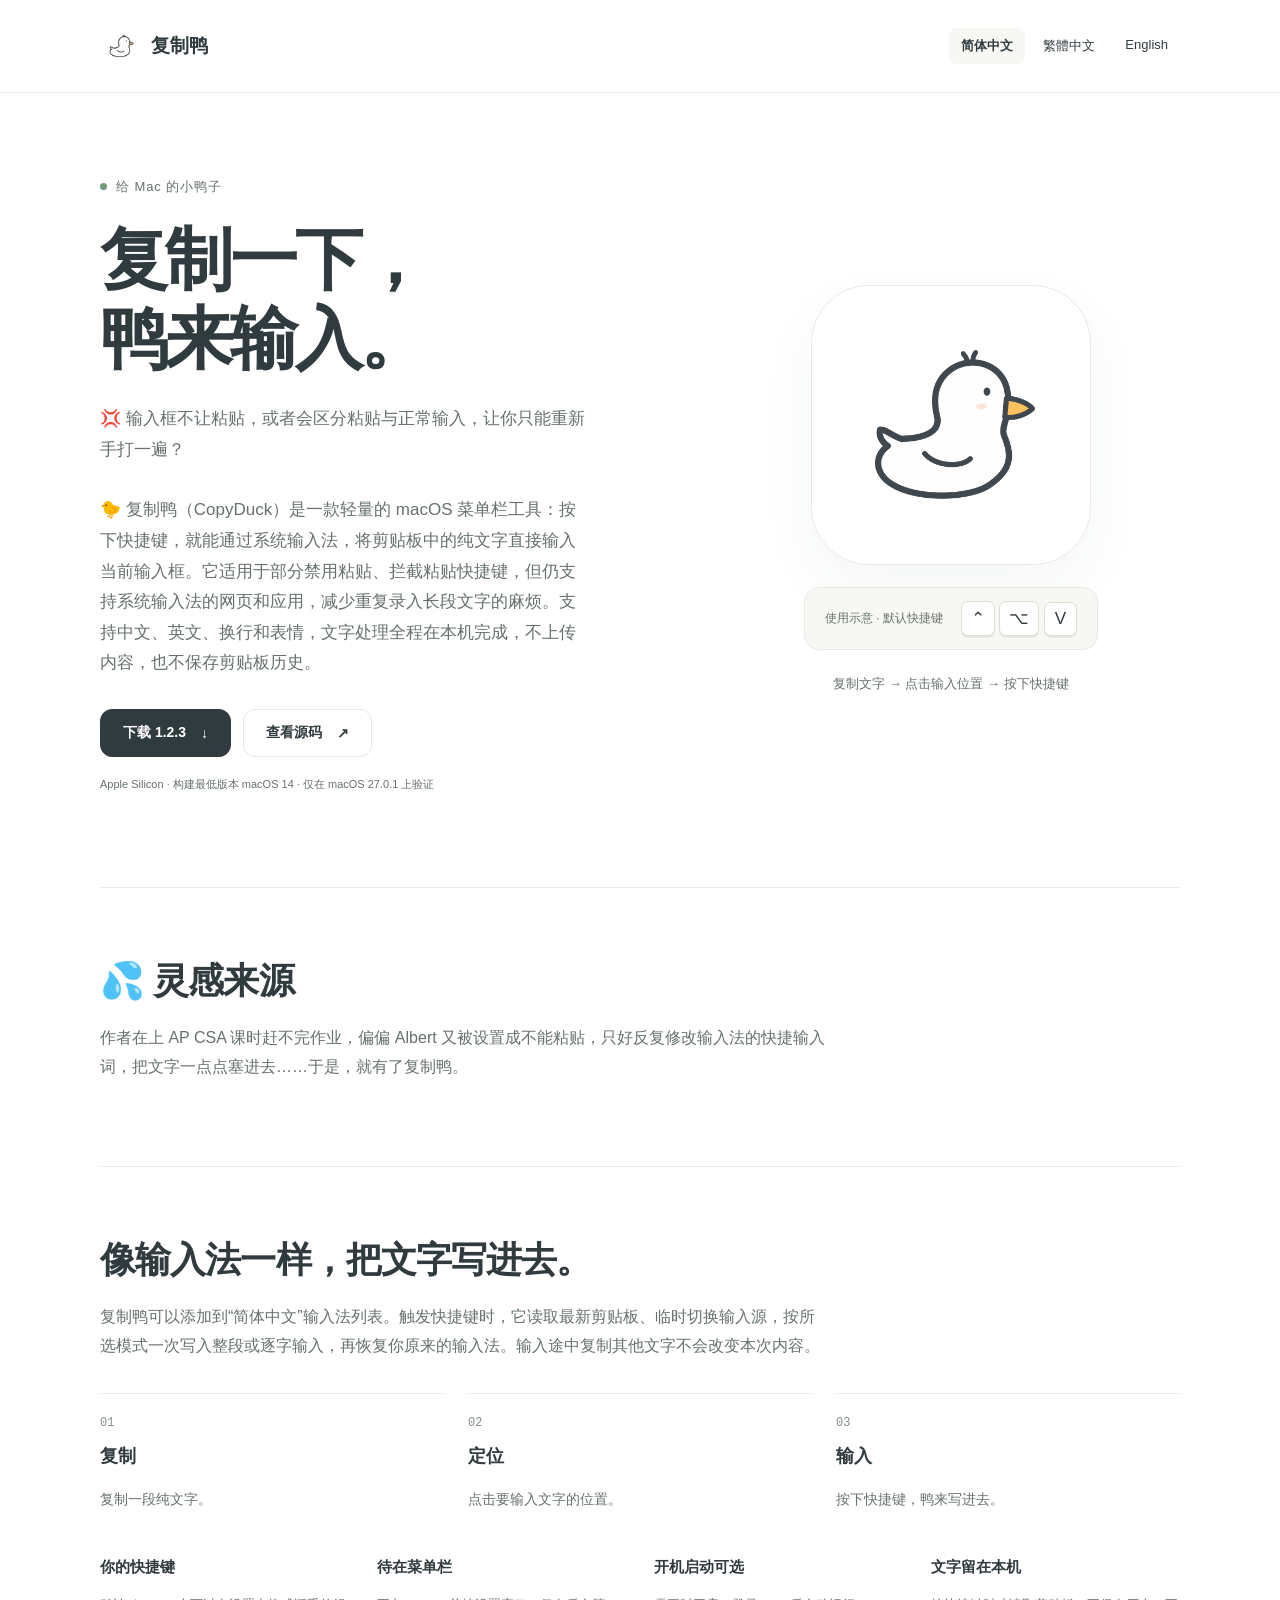
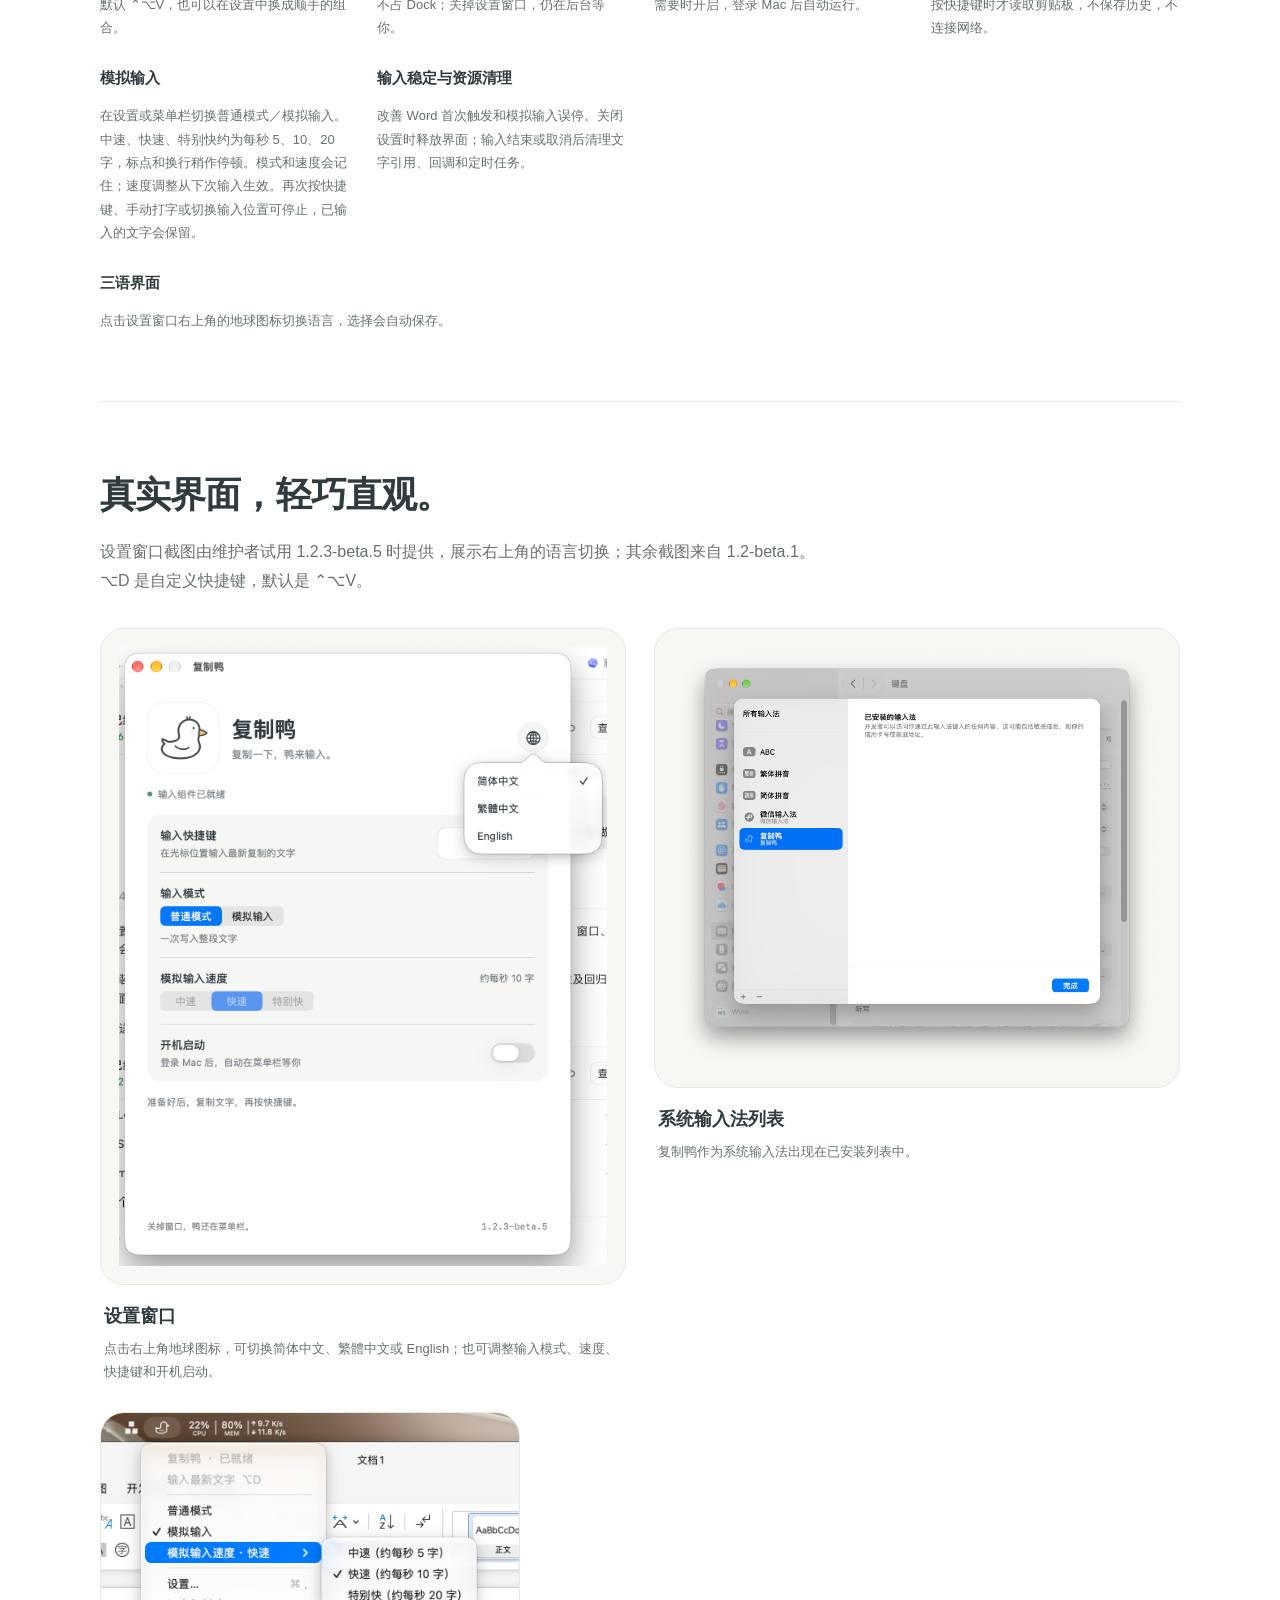
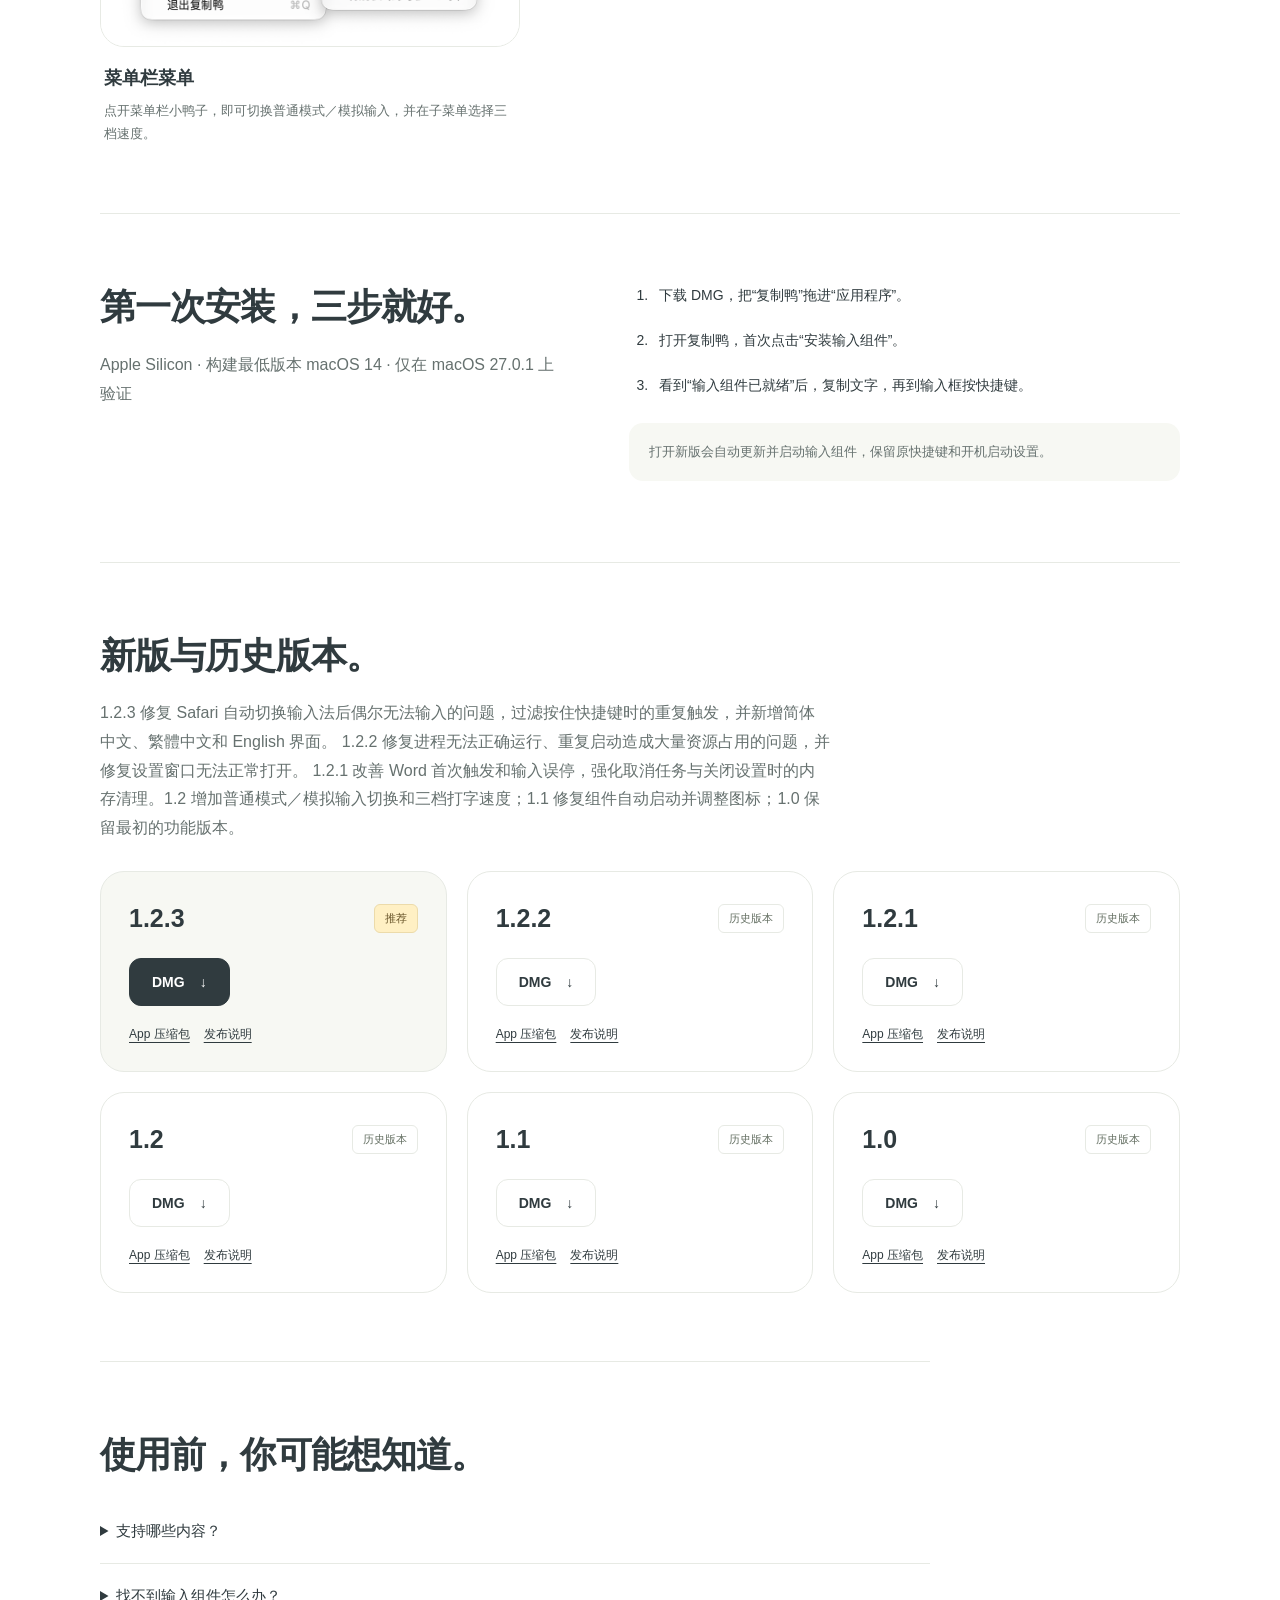
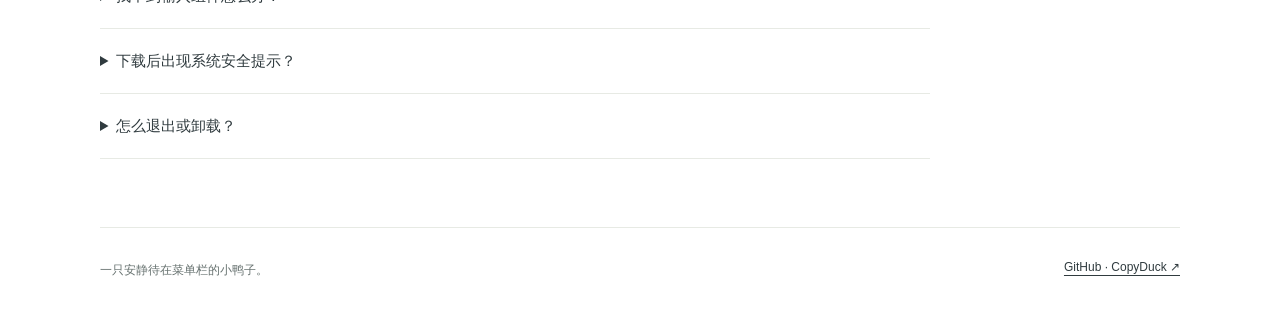
<file: docs/index.html>
<!DOCTYPE html>
<html lang="zh-Hans">
<head><meta charset="utf-8"><meta name="viewport" content="width=device-width, initial-scale=1.0">
<title>复制鸭 · 复制一下，鸭来输入。</title><meta name="description" content="🐤 复制鸭（CopyDuck）是一款轻量的 macOS 菜单栏工具：按下快捷键，就能通过系统输入法，将剪贴板中的纯文字直接输入当前输入框。它适用于部分禁用粘贴、拦截粘贴快捷键，但仍支持系统输入法的网页和应用，减少重复录入长段文字的麻烦。支持中文、英文、换行和表情，文字处理全程在本机完成，不上传内容，也不保存剪贴板历史。">
<meta name="theme-color" content="#ffffff"><meta property="og:title" content="复制鸭"><meta property="og:description" content="🐤 复制鸭（CopyDuck）是一款轻量的 macOS 菜单栏工具：按下快捷键，就能通过系统输入法，将剪贴板中的纯文字直接输入当前输入框。它适用于部分禁用粘贴、拦截粘贴快捷键，但仍支持系统输入法的网页和应用，减少重复录入长段文字的麻烦。支持中文、英文、换行和表情，文字处理全程在本机完成，不上传内容，也不保存剪贴板历史。"><meta property="og:image" content="https://yuanruoyu515.github.io/CopyDuck/assets/duck.png">
<link rel="canonical" href="https://yuanruoyu515.github.io/CopyDuck/index.html"><link rel="alternate" hreflang="zh-Hans" href="https://yuanruoyu515.github.io/CopyDuck/index.html"><link rel="alternate" hreflang="zh-Hant" href="https://yuanruoyu515.github.io/CopyDuck/zh-Hant/index.html"><link rel="alternate" hreflang="en" href="https://yuanruoyu515.github.io/CopyDuck/en/index.html"><link rel="icon" href="assets/favicon.png"><link rel="stylesheet" href="style.css"></head>
<body><a class="skip" href="#main">跳到主要内容</a>
<header><div class="top wrap"><a class="brand" href="index.html"><img src="assets/favicon.png" alt="" width="42" height="42">复制鸭</a><nav class="language" aria-label="选择语言"><a href="index.html" lang="zh-Hans" hreflang="zh-Hans" aria-current="page">简体中文</a><a href="zh-Hant/index.html" lang="zh-Hant" hreflang="zh-Hant">繁體中文</a><a href="en/index.html" lang="en" hreflang="en">English</a></nav></div></header>
<main id="main" class="wrap"><section class="hero"><div><p class="eyebrow">给 Mac 的小鸭子</p><h1>复制一下，<br>鸭来输入。</h1><p class="lead">💢 输入框不让粘贴，或者会区分粘贴与正常输入，让你只能重新手打一遍？</p><p class="lead">🐤 复制鸭（CopyDuck）是一款轻量的 macOS 菜单栏工具：按下快捷键，就能通过系统输入法，将剪贴板中的纯文字直接输入当前输入框。它适用于部分禁用粘贴、拦截粘贴快捷键，但仍支持系统输入法的网页和应用，减少重复录入长段文字的麻烦。支持中文、英文、换行和表情，文字处理全程在本机完成，不上传内容，也不保存剪贴板历史。</p><div class="actions"><a class="button primary" href="https://github.com/yuanruoyu515/CopyDuck/releases/download/v1.2.3/CopyDuck-1.2.3-arm64.dmg">下载 1.2.3 <span aria-hidden="true">↓</span></a><a class="button" href="https://github.com/yuanruoyu515/CopyDuck">查看源码 <span aria-hidden="true">↗</span></a></div><p class="compatibility">Apple Silicon · 构建最低版本 macOS 14 · 仅在 macOS 27.0.1 上验证</p></div>
<div class="duck-stage"><div class="duck-card"><img src="assets/duck.png" alt="" width="512" height="512" fetchpriority="high"></div><div class="shortcut"><span>使用示意 · 默认快捷键</span><div aria-label="Control Option V"><kbd>⌃</kbd> <kbd>⌥</kbd> <kbd>V</kbd></div></div><p class="example-text">复制文字 → 点击输入位置 → 按下快捷键</p></div></section>
<section class="section"><div class="intro"><h2>💦 灵感来源</h2><p>作者在上 AP CSA 课时赶不完作业，偏偏 Albert 又被设置成不能粘贴，只好反复修改输入法的快捷输入词，把文字一点点塞进去……于是，就有了复制鸭。</p></div></section>
<section class="section"><div class="intro"><h2>像输入法一样，把文字写进去。</h2><p>复制鸭可以添加到“简体中文”输入法列表。触发快捷键时，它读取最新剪贴板、临时切换输入源，按所选模式一次写入整段或逐字输入，再恢复你原来的输入法。输入途中复制其他文字不会改变本次内容。</p></div><ol class="flow"><li><span class="number">01</span><h3>复制</h3><p>复制一段纯文字。</p></li><li><span class="number">02</span><h3>定位</h3><p>点击要输入文字的位置。</p></li><li><span class="number">03</span><h3>输入</h3><p>按下快捷键，鸭来写进去。</p></li></ol><div class="features"><article><h3>你的快捷键</h3><p>默认 ⌃⌥V，也可以在设置中换成顺手的组合。</p></article><article><h3>待在菜单栏</h3><p>不占 Dock；关掉设置窗口，仍在后台等你。</p></article><article><h3>开机启动可选</h3><p>需要时开启，登录 Mac 后自动运行。</p></article><article><h3>文字留在本机</h3><p>按快捷键时才读取剪贴板，不保存历史，不连接网络。</p></article><article><h3>模拟输入</h3><p>在设置或菜单栏切换普通模式／模拟输入。中速、快速、特别快约为每秒 5、10、20 字，标点和换行稍作停顿。模式和速度会记住；速度调整从下次输入生效。再次按快捷键、手动打字或切换输入位置可停止，已输入的文字会保留。</p></article><article><h3>输入稳定与资源清理</h3><p>改善 Word 首次触发和模拟输入误停。关闭设置时释放界面；输入结束或取消后清理文字引用、回调和定时任务。</p></article><article><h3>三语界面</h3><p>点击设置窗口右上角的地球图标切换语言，选择会自动保存。</p></article></div></section>
<section class="section screenshots"><h2>真实界面，轻巧直观。</h2><p class="intro">设置窗口截图由维护者试用 1.2.3-beta.5 时提供，展示右上角的语言切换；其余截图来自 1.2-beta.1。⌥D 是自定义快捷键，默认是 ⌃⌥V。</p><div class="screenshot-grid"><figure class="screenshot"><a href="assets/settings.png"><img src="assets/settings.png" alt="设置窗口" width="1204" height="1528" loading="lazy"></a><figcaption><h3>设置窗口</h3><p>点击右上角地球图标，可切换简体中文、繁體中文或 English；也可调整输入模式、速度、快捷键和开机启动。</p></figcaption></figure><figure class="screenshot"><a href="assets/input-sources.png"><img src="assets/input-sources.png" alt="系统输入法列表" width="1704" height="1474" loading="lazy"></a><figcaption><h3>系统输入法列表</h3><p>复制鸭作为系统输入法出现在已安装列表中。</p></figcaption></figure><figure class="screenshot"><a href="assets/menu-bar.png"><img src="assets/menu-bar.png" alt="菜单栏菜单" width="948" height="528" loading="lazy"></a><figcaption><h3>菜单栏菜单</h3><p>点开菜单栏小鸭子，即可切换普通模式／模拟输入，并在子菜单选择三档速度。</p></figcaption></figure></div></section>
<section class="section install"><div><h2>第一次安装，三步就好。</h2><p>Apple Silicon · 构建最低版本 macOS 14 · 仅在 macOS 27.0.1 上验证</p></div><div><ol><li>下载 DMG，把“复制鸭”拖进“应用程序”。</li><li>打开复制鸭，首次点击“安装输入组件”。</li><li>看到“输入组件已就绪”后，复制文字，再到输入框按快捷键。</li></ol><p class="install-note">打开新版会自动更新并启动输入组件，保留原快捷键和开机启动设置。</p></div></section>
<section class="section" id="downloads"><h2>新版与历史版本。</h2><p class="intro">1.2.3 修复 Safari 自动切换输入法后偶尔无法输入的问题，过滤按住快捷键时的重复触发，并新增简体中文、繁體中文和 English 界面。 1.2.2 修复进程无法正确运行、重复启动造成大量资源占用的问题，并修复设置窗口无法正常打开。 1.2.1 改善 Word 首次触发和输入误停，强化取消任务与关闭设置时的内存清理。1.2 增加普通模式／模拟输入切换和三档打字速度；1.1 修复组件自动启动并调整图标；1.0 保留最初的功能版本。</p><div class="releases"><article class="release current">
      <header><h3>1.2.3</h3><span class="badge">推荐</span></header>
      <a class="button primary" href="https://github.com/yuanruoyu515/CopyDuck/releases/download/v1.2.3/CopyDuck-1.2.3-arm64.dmg">DMG <span aria-hidden="true">↓</span></a>
      <div class="release-links"><a href="https://github.com/yuanruoyu515/CopyDuck/releases/download/v1.2.3/CopyDuck-1.2.3-arm64.app.zip">App 压缩包</a><a href="https://github.com/yuanruoyu515/CopyDuck/releases/tag/v1.2.3">发布说明</a></div>
    </article><article class="release">
      <header><h3>1.2.2</h3><span class="badge">历史版本</span></header>
      <a class="button" href="https://github.com/yuanruoyu515/CopyDuck/releases/download/v1.2.2/CopyDuck-1.2.2-arm64.dmg">DMG <span aria-hidden="true">↓</span></a>
      <div class="release-links"><a href="https://github.com/yuanruoyu515/CopyDuck/releases/download/v1.2.2/CopyDuck-1.2.2-arm64.app.zip">App 压缩包</a><a href="https://github.com/yuanruoyu515/CopyDuck/releases/tag/v1.2.2">发布说明</a></div>
    </article><article class="release">
      <header><h3>1.2.1</h3><span class="badge">历史版本</span></header>
      <a class="button" href="https://github.com/yuanruoyu515/CopyDuck/releases/download/v1.2.1/CopyDuck-1.2.1-arm64.dmg">DMG <span aria-hidden="true">↓</span></a>
      <div class="release-links"><a href="https://github.com/yuanruoyu515/CopyDuck/releases/download/v1.2.1/CopyDuck-1.2.1-arm64.app.zip">App 压缩包</a><a href="https://github.com/yuanruoyu515/CopyDuck/releases/tag/v1.2.1">发布说明</a></div>
    </article><article class="release">
      <header><h3>1.2</h3><span class="badge">历史版本</span></header>
      <a class="button" href="https://github.com/yuanruoyu515/CopyDuck/releases/download/v1.2/CopyDuck-1.2-arm64.dmg">DMG <span aria-hidden="true">↓</span></a>
      <div class="release-links"><a href="https://github.com/yuanruoyu515/CopyDuck/releases/download/v1.2/CopyDuck-1.2-arm64.app.zip">App 压缩包</a><a href="https://github.com/yuanruoyu515/CopyDuck/releases/tag/v1.2">发布说明</a></div>
    </article><article class="release">
      <header><h3>1.1</h3><span class="badge">历史版本</span></header>
      <a class="button" href="https://github.com/yuanruoyu515/CopyDuck/releases/download/v1.1/CopyDuck-1.1-arm64.dmg">DMG <span aria-hidden="true">↓</span></a>
      <div class="release-links"><a href="https://github.com/yuanruoyu515/CopyDuck/releases/download/v1.1/CopyDuck-1.1-arm64.app.zip">App 压缩包</a><a href="https://github.com/yuanruoyu515/CopyDuck/releases/tag/v1.1">发布说明</a></div>
    </article><article class="release">
      <header><h3>1.0</h3><span class="badge">历史版本</span></header>
      <a class="button" href="https://github.com/yuanruoyu515/CopyDuck/releases/download/v1.0/CopyDuck-1.0-arm64.dmg">DMG <span aria-hidden="true">↓</span></a>
      <div class="release-links"><a href="https://github.com/yuanruoyu515/CopyDuck/releases/download/v1.0/CopyDuck-1.0-arm64.app.zip">App 压缩包</a><a href="https://github.com/yuanruoyu515/CopyDuck/releases/tag/v1.0">发布说明</a></div>
    </article></div></section>
<section class="section faq"><h2>使用前，你可能想知道。</h2><details><summary>支持哪些内容？</summary><p>支持纯文字，包括中文、英文、换行和表情；不支持图片、文件或富文本格式。目标输入框需要支持系统输入法，部分安全输入框或自定义控件可能限制输入。</p></details><details><summary>找不到输入组件怎么办？</summary><p>在系统设置 → 键盘 → 文本输入 → 编辑 → ＋ → 简体中文中添加“复制鸭”，再重新打开应用。个别首次安装需要注销并重新登录。</p></details><details><summary>下载后出现系统安全提示？</summary><p>目前提供本机签名版本，尚未使用 Developer ID 签名或 Apple 公证。在其他 Mac 上打开时，系统可能要求在“隐私与安全性”中确认。</p></details><details><summary>怎么退出或卸载？</summary><p>从菜单栏选择“退出复制鸭”。卸载前关闭开机启动，在系统键盘设置移除输入法，再移走应用程序和 ~/Library/Input Methods/复制鸭.app。</p></details></section></main>
<footer class="foot wrap"><p>一只安静待在菜单栏的小鸭子。</p><a href="https://github.com/yuanruoyu515/CopyDuck">GitHub · CopyDuck <span aria-hidden="true">↗</span></a></footer></body></html>
</file>
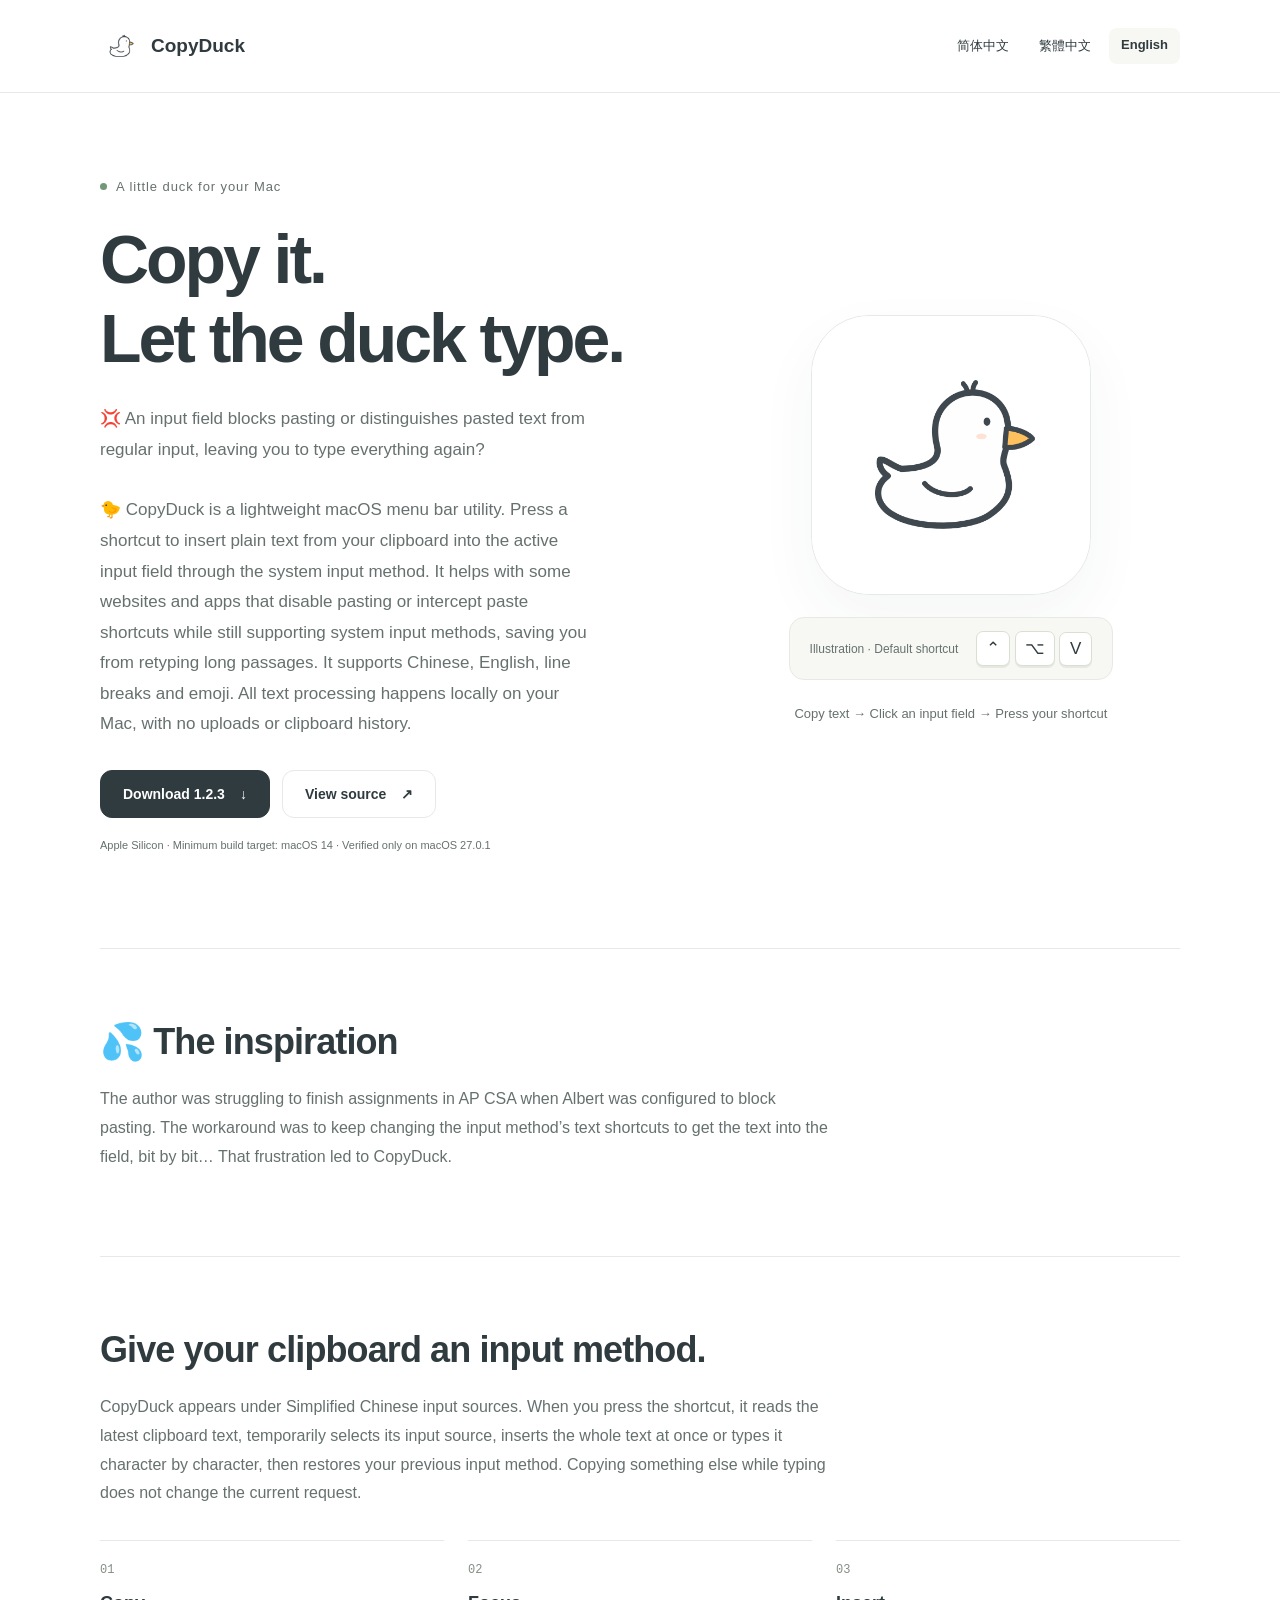
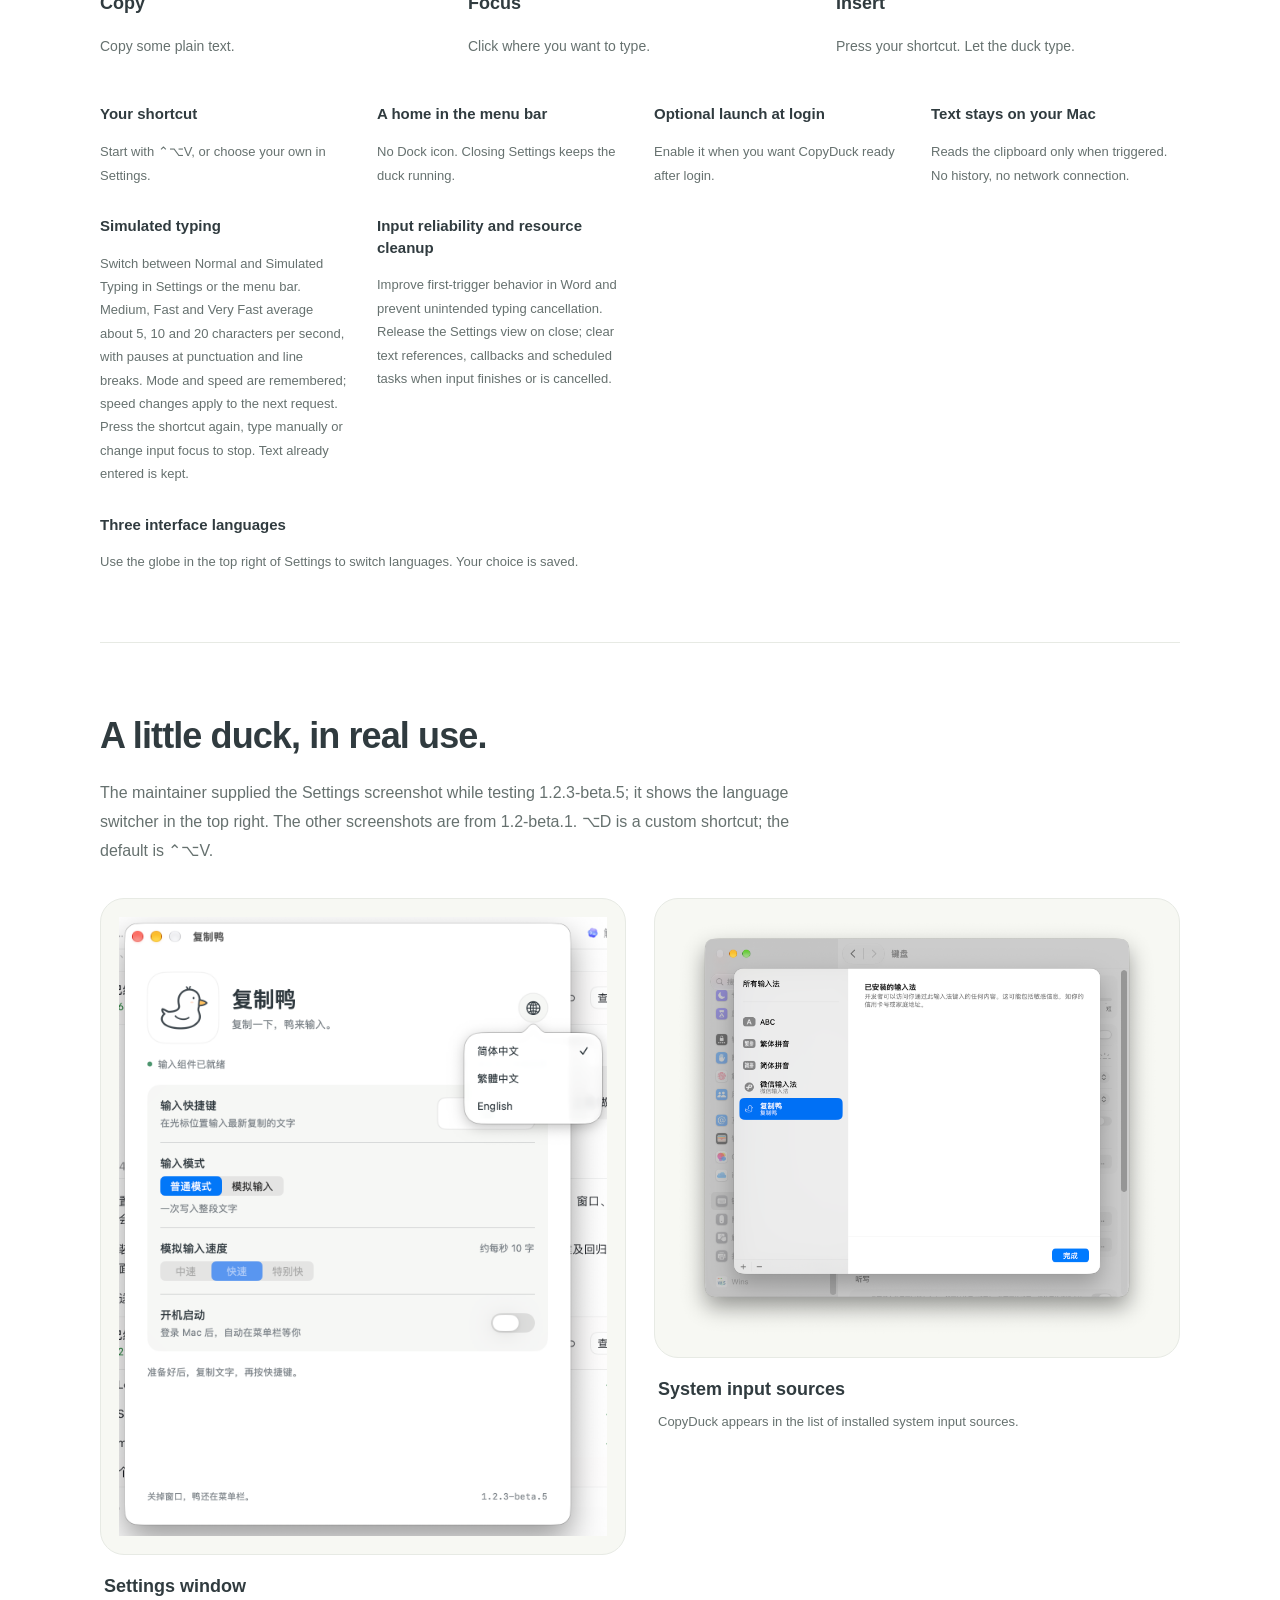
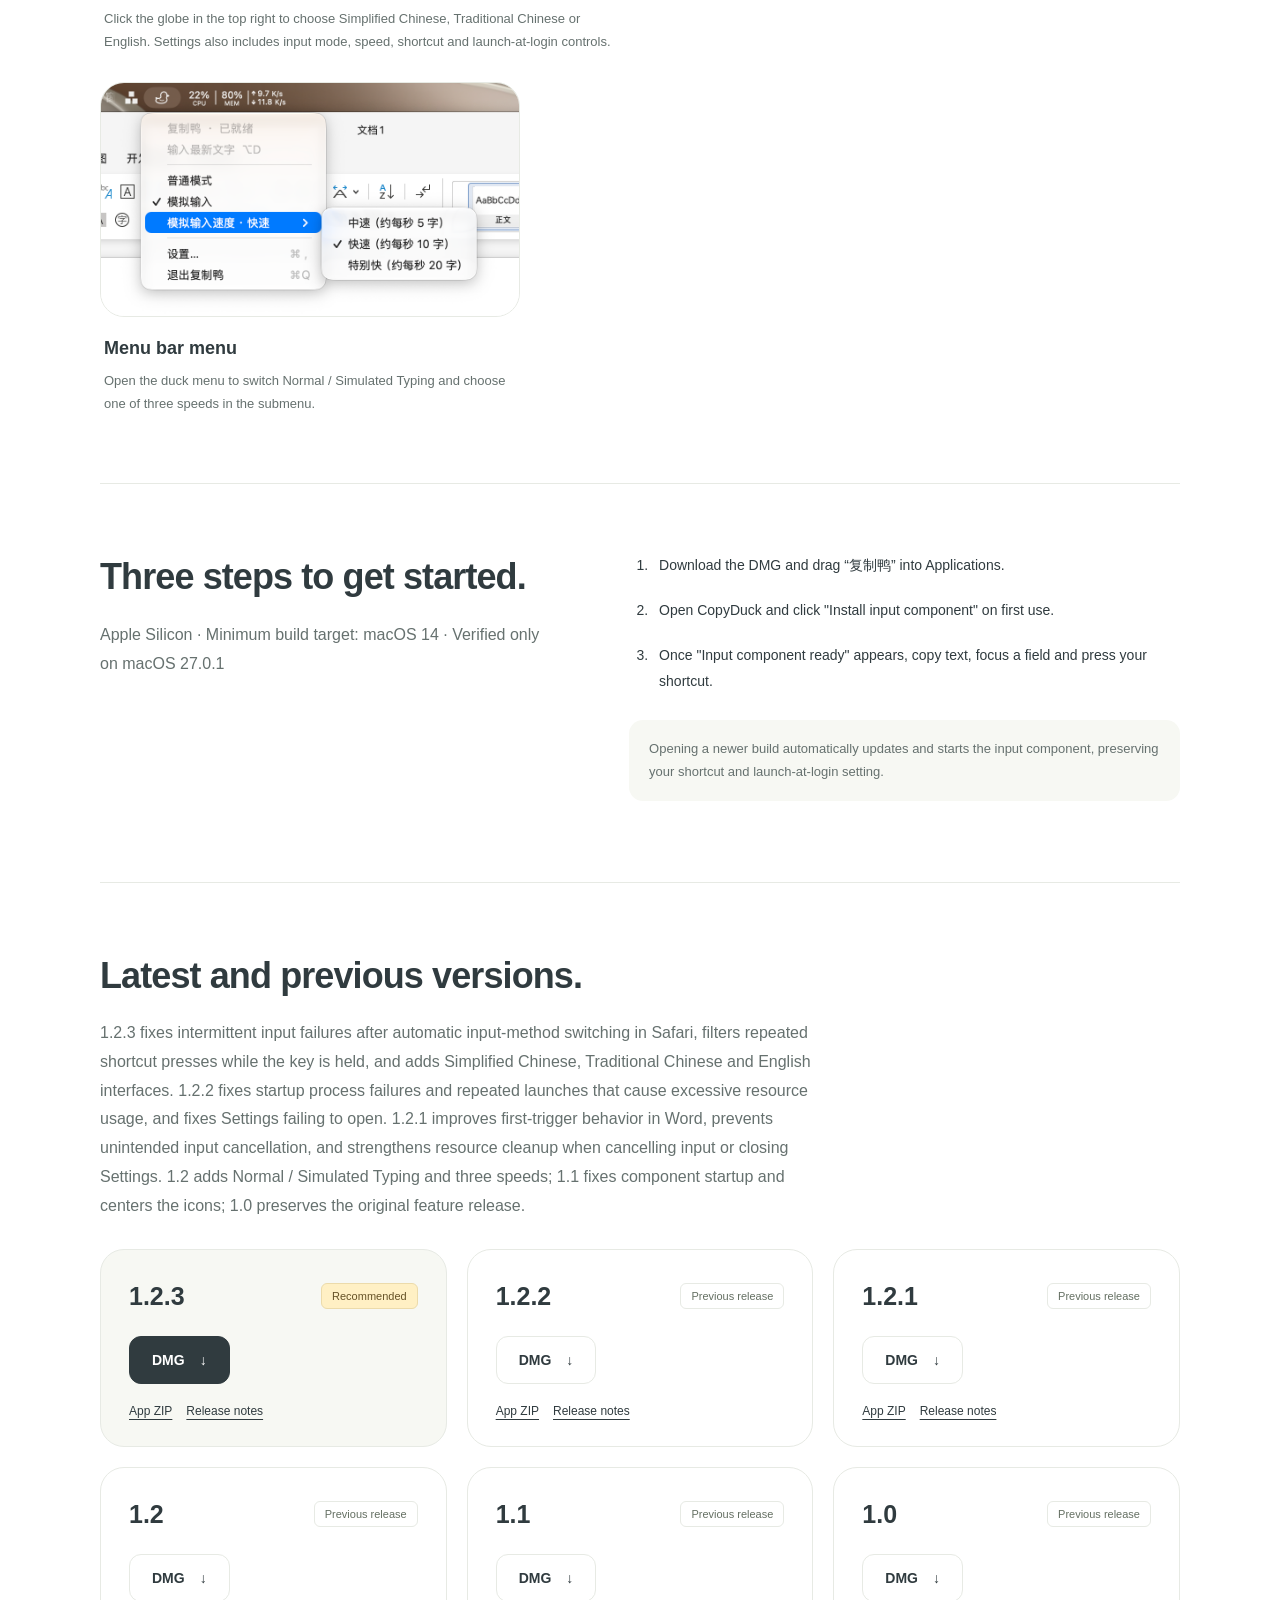
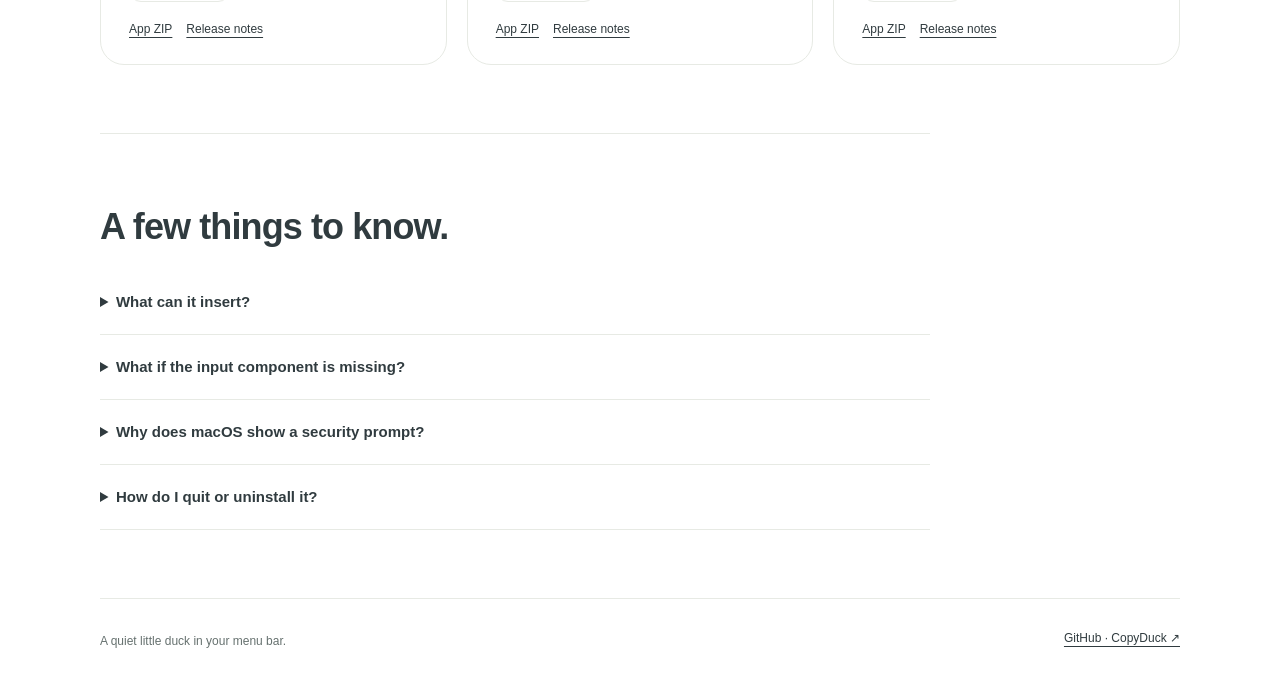
<file: docs/en/index.html>
<!DOCTYPE html>
<html lang="en">
<head><meta charset="utf-8"><meta name="viewport" content="width=device-width, initial-scale=1.0">
<title>CopyDuck · Copy it. Let the duck type.</title><meta name="description" content="🐤 CopyDuck is a lightweight macOS menu bar utility. Press a shortcut to insert plain text from your clipboard into the active input field through the system input method. It helps with some websites and apps that disable pasting or intercept paste shortcuts while still supporting system input methods, saving you from retyping long passages. It supports Chinese, English, line breaks and emoji. All text processing happens locally on your Mac, with no uploads or clipboard history.">
<meta name="theme-color" content="#ffffff"><meta property="og:title" content="CopyDuck"><meta property="og:description" content="🐤 CopyDuck is a lightweight macOS menu bar utility. Press a shortcut to insert plain text from your clipboard into the active input field through the system input method. It helps with some websites and apps that disable pasting or intercept paste shortcuts while still supporting system input methods, saving you from retyping long passages. It supports Chinese, English, line breaks and emoji. All text processing happens locally on your Mac, with no uploads or clipboard history."><meta property="og:image" content="https://yuanruoyu515.github.io/CopyDuck/assets/duck.png">
<link rel="canonical" href="https://yuanruoyu515.github.io/CopyDuck/en/index.html"><link rel="alternate" hreflang="zh-Hans" href="https://yuanruoyu515.github.io/CopyDuck/index.html"><link rel="alternate" hreflang="zh-Hant" href="https://yuanruoyu515.github.io/CopyDuck/zh-Hant/index.html"><link rel="alternate" hreflang="en" href="https://yuanruoyu515.github.io/CopyDuck/en/index.html"><link rel="icon" href="../assets/favicon.png"><link rel="stylesheet" href="../style.css"></head>
<body><a class="skip" href="#main">Skip to content</a>
<header><div class="top wrap"><a class="brand" href="../en/index.html"><img src="../assets/favicon.png" alt="" width="42" height="42">CopyDuck</a><nav class="language" aria-label="Choose language"><a href="../index.html" lang="zh-Hans" hreflang="zh-Hans">简体中文</a><a href="../zh-Hant/index.html" lang="zh-Hant" hreflang="zh-Hant">繁體中文</a><a href="../en/index.html" lang="en" hreflang="en" aria-current="page">English</a></nav></div></header>
<main id="main" class="wrap"><section class="hero"><div><p class="eyebrow">A little duck for your Mac</p><h1>Copy it.<br>Let the duck type.</h1><p class="lead">💢 An input field blocks pasting or distinguishes pasted text from regular input, leaving you to type everything again?</p><p class="lead">🐤 CopyDuck is a lightweight macOS menu bar utility. Press a shortcut to insert plain text from your clipboard into the active input field through the system input method. It helps with some websites and apps that disable pasting or intercept paste shortcuts while still supporting system input methods, saving you from retyping long passages. It supports Chinese, English, line breaks and emoji. All text processing happens locally on your Mac, with no uploads or clipboard history.</p><div class="actions"><a class="button primary" href="https://github.com/yuanruoyu515/CopyDuck/releases/download/v1.2.3/CopyDuck-1.2.3-arm64.dmg">Download 1.2.3 <span aria-hidden="true">↓</span></a><a class="button" href="https://github.com/yuanruoyu515/CopyDuck">View source <span aria-hidden="true">↗</span></a></div><p class="compatibility">Apple Silicon · Minimum build target: macOS 14 · Verified only on macOS 27.0.1</p></div>
<div class="duck-stage"><div class="duck-card"><img src="../assets/duck.png" alt="" width="512" height="512" fetchpriority="high"></div><div class="shortcut"><span>Illustration · Default shortcut</span><div aria-label="Control Option V"><kbd>⌃</kbd> <kbd>⌥</kbd> <kbd>V</kbd></div></div><p class="example-text">Copy text → Click an input field → Press your shortcut</p></div></section>
<section class="section"><div class="intro"><h2>💦 The inspiration</h2><p>The author was struggling to finish assignments in AP CSA when Albert was configured to block pasting. The workaround was to keep changing the input method’s text shortcuts to get the text into the field, bit by bit… That frustration led to CopyDuck.</p></div></section>
<section class="section"><div class="intro"><h2>Give your clipboard an input method.</h2><p>CopyDuck appears under Simplified Chinese input sources. When you press the shortcut, it reads the latest clipboard text, temporarily selects its input source, inserts the whole text at once or types it character by character, then restores your previous input method. Copying something else while typing does not change the current request.</p></div><ol class="flow"><li><span class="number">01</span><h3>Copy</h3><p>Copy some plain text.</p></li><li><span class="number">02</span><h3>Focus</h3><p>Click where you want to type.</p></li><li><span class="number">03</span><h3>Insert</h3><p>Press your shortcut. Let the duck type.</p></li></ol><div class="features"><article><h3>Your shortcut</h3><p>Start with ⌃⌥V, or choose your own in Settings.</p></article><article><h3>A home in the menu bar</h3><p>No Dock icon. Closing Settings keeps the duck running.</p></article><article><h3>Optional launch at login</h3><p>Enable it when you want CopyDuck ready after login.</p></article><article><h3>Text stays on your Mac</h3><p>Reads the clipboard only when triggered. No history, no network connection.</p></article><article><h3>Simulated typing</h3><p>Switch between Normal and Simulated Typing in Settings or the menu bar. Medium, Fast and Very Fast average about 5, 10 and 20 characters per second, with pauses at punctuation and line breaks. Mode and speed are remembered; speed changes apply to the next request. Press the shortcut again, type manually or change input focus to stop. Text already entered is kept.</p></article><article><h3>Input reliability and resource cleanup</h3><p>Improve first-trigger behavior in Word and prevent unintended typing cancellation. Release the Settings view on close; clear text references, callbacks and scheduled tasks when input finishes or is cancelled.</p></article><article><h3>Three interface languages</h3><p>Use the globe in the top right of Settings to switch languages. Your choice is saved.</p></article></div></section>
<section class="section screenshots"><h2>A little duck, in real use.</h2><p class="intro">The maintainer supplied the Settings screenshot while testing 1.2.3-beta.5; it shows the language switcher in the top right. The other screenshots are from 1.2-beta.1. ⌥D is a custom shortcut; the default is ⌃⌥V.</p><div class="screenshot-grid"><figure class="screenshot"><a href="../assets/settings.png"><img src="../assets/settings.png" alt="Settings window" width="1204" height="1528" loading="lazy"></a><figcaption><h3>Settings window</h3><p>Click the globe in the top right to choose Simplified Chinese, Traditional Chinese or English. Settings also includes input mode, speed, shortcut and launch-at-login controls.</p></figcaption></figure><figure class="screenshot"><a href="../assets/input-sources.png"><img src="../assets/input-sources.png" alt="System input sources" width="1704" height="1474" loading="lazy"></a><figcaption><h3>System input sources</h3><p>CopyDuck appears in the list of installed system input sources.</p></figcaption></figure><figure class="screenshot"><a href="../assets/menu-bar.png"><img src="../assets/menu-bar.png" alt="Menu bar menu" width="948" height="528" loading="lazy"></a><figcaption><h3>Menu bar menu</h3><p>Open the duck menu to switch Normal / Simulated Typing and choose one of three speeds in the submenu.</p></figcaption></figure></div></section>
<section class="section install"><div><h2>Three steps to get started.</h2><p>Apple Silicon · Minimum build target: macOS 14 · Verified only on macOS 27.0.1</p></div><div><ol><li>Download the DMG and drag “复制鸭” into Applications.</li><li>Open CopyDuck and click &quot;Install input component&quot; on first use.</li><li>Once &quot;Input component ready&quot; appears, copy text, focus a field and press your shortcut.</li></ol><p class="install-note">Opening a newer build automatically updates and starts the input component, preserving your shortcut and launch-at-login setting.</p></div></section>
<section class="section" id="downloads"><h2>Latest and previous versions.</h2><p class="intro">1.2.3 fixes intermittent input failures after automatic input-method switching in Safari, filters repeated shortcut presses while the key is held, and adds Simplified Chinese, Traditional Chinese and English interfaces. 1.2.2 fixes startup process failures and repeated launches that cause excessive resource usage, and fixes Settings failing to open. 1.2.1 improves first-trigger behavior in Word, prevents unintended input cancellation, and strengthens resource cleanup when cancelling input or closing Settings. 1.2 adds Normal / Simulated Typing and three speeds; 1.1 fixes component startup and centers the icons; 1.0 preserves the original feature release.</p><div class="releases"><article class="release current">
      <header><h3>1.2.3</h3><span class="badge">Recommended</span></header>
      <a class="button primary" href="https://github.com/yuanruoyu515/CopyDuck/releases/download/v1.2.3/CopyDuck-1.2.3-arm64.dmg">DMG <span aria-hidden="true">↓</span></a>
      <div class="release-links"><a href="https://github.com/yuanruoyu515/CopyDuck/releases/download/v1.2.3/CopyDuck-1.2.3-arm64.app.zip">App ZIP</a><a href="https://github.com/yuanruoyu515/CopyDuck/releases/tag/v1.2.3">Release notes</a></div>
    </article><article class="release">
      <header><h3>1.2.2</h3><span class="badge">Previous release</span></header>
      <a class="button" href="https://github.com/yuanruoyu515/CopyDuck/releases/download/v1.2.2/CopyDuck-1.2.2-arm64.dmg">DMG <span aria-hidden="true">↓</span></a>
      <div class="release-links"><a href="https://github.com/yuanruoyu515/CopyDuck/releases/download/v1.2.2/CopyDuck-1.2.2-arm64.app.zip">App ZIP</a><a href="https://github.com/yuanruoyu515/CopyDuck/releases/tag/v1.2.2">Release notes</a></div>
    </article><article class="release">
      <header><h3>1.2.1</h3><span class="badge">Previous release</span></header>
      <a class="button" href="https://github.com/yuanruoyu515/CopyDuck/releases/download/v1.2.1/CopyDuck-1.2.1-arm64.dmg">DMG <span aria-hidden="true">↓</span></a>
      <div class="release-links"><a href="https://github.com/yuanruoyu515/CopyDuck/releases/download/v1.2.1/CopyDuck-1.2.1-arm64.app.zip">App ZIP</a><a href="https://github.com/yuanruoyu515/CopyDuck/releases/tag/v1.2.1">Release notes</a></div>
    </article><article class="release">
      <header><h3>1.2</h3><span class="badge">Previous release</span></header>
      <a class="button" href="https://github.com/yuanruoyu515/CopyDuck/releases/download/v1.2/CopyDuck-1.2-arm64.dmg">DMG <span aria-hidden="true">↓</span></a>
      <div class="release-links"><a href="https://github.com/yuanruoyu515/CopyDuck/releases/download/v1.2/CopyDuck-1.2-arm64.app.zip">App ZIP</a><a href="https://github.com/yuanruoyu515/CopyDuck/releases/tag/v1.2">Release notes</a></div>
    </article><article class="release">
      <header><h3>1.1</h3><span class="badge">Previous release</span></header>
      <a class="button" href="https://github.com/yuanruoyu515/CopyDuck/releases/download/v1.1/CopyDuck-1.1-arm64.dmg">DMG <span aria-hidden="true">↓</span></a>
      <div class="release-links"><a href="https://github.com/yuanruoyu515/CopyDuck/releases/download/v1.1/CopyDuck-1.1-arm64.app.zip">App ZIP</a><a href="https://github.com/yuanruoyu515/CopyDuck/releases/tag/v1.1">Release notes</a></div>
    </article><article class="release">
      <header><h3>1.0</h3><span class="badge">Previous release</span></header>
      <a class="button" href="https://github.com/yuanruoyu515/CopyDuck/releases/download/v1.0/CopyDuck-1.0-arm64.dmg">DMG <span aria-hidden="true">↓</span></a>
      <div class="release-links"><a href="https://github.com/yuanruoyu515/CopyDuck/releases/download/v1.0/CopyDuck-1.0-arm64.app.zip">App ZIP</a><a href="https://github.com/yuanruoyu515/CopyDuck/releases/tag/v1.0">Release notes</a></div>
    </article></div></section>
<section class="section faq"><h2>A few things to know.</h2><details><summary>What can it insert?</summary><p>Plain text, including Chinese, English, line breaks and emoji. Images, files and rich text are not supported. The target field must support system input methods; some secure fields or custom controls may restrict input.</p></details><details><summary>What if the input component is missing?</summary><p>Add “复制鸭” under System Settings → Keyboard → Text Input → Edit → ＋ → Simplified Chinese, then reopen the app. Some first-time installations require logging out and back in.</p></details><details><summary>Why does macOS show a security prompt?</summary><p>The downloads are locally signed, without Developer ID signing or Apple notarization. Another Mac may require confirmation in Privacy &amp; Security before opening the app.</p></details><details><summary>How do I quit or uninstall it?</summary><p>Choose “退出复制鸭” (Quit CopyDuck) in its menu. Before uninstalling, disable launch at login, remove its keyboard input source, then remove the app from Applications and ~/Library/Input Methods/复制鸭.app.</p></details></section></main>
<footer class="foot wrap"><p>A quiet little duck in your menu bar.</p><a href="https://github.com/yuanruoyu515/CopyDuck">GitHub · CopyDuck <span aria-hidden="true">↗</span></a></footer></body></html>
</file>
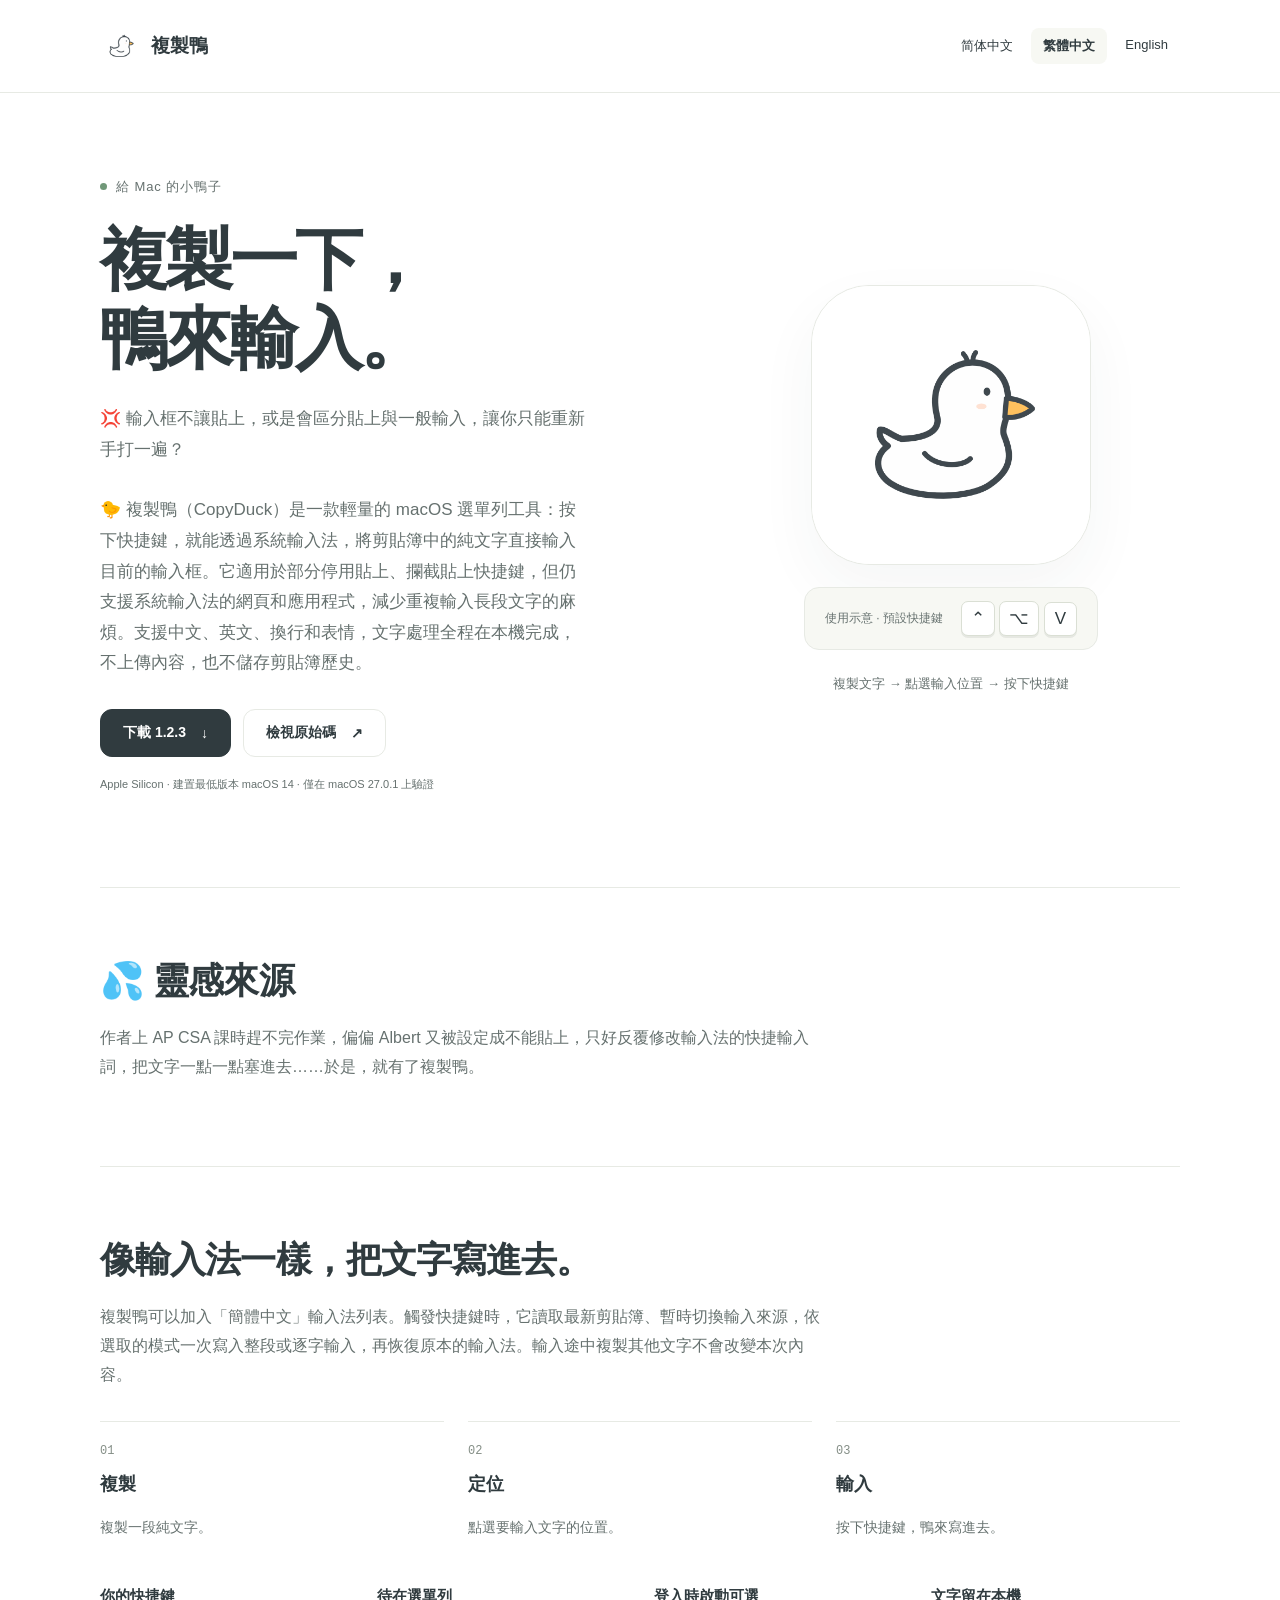
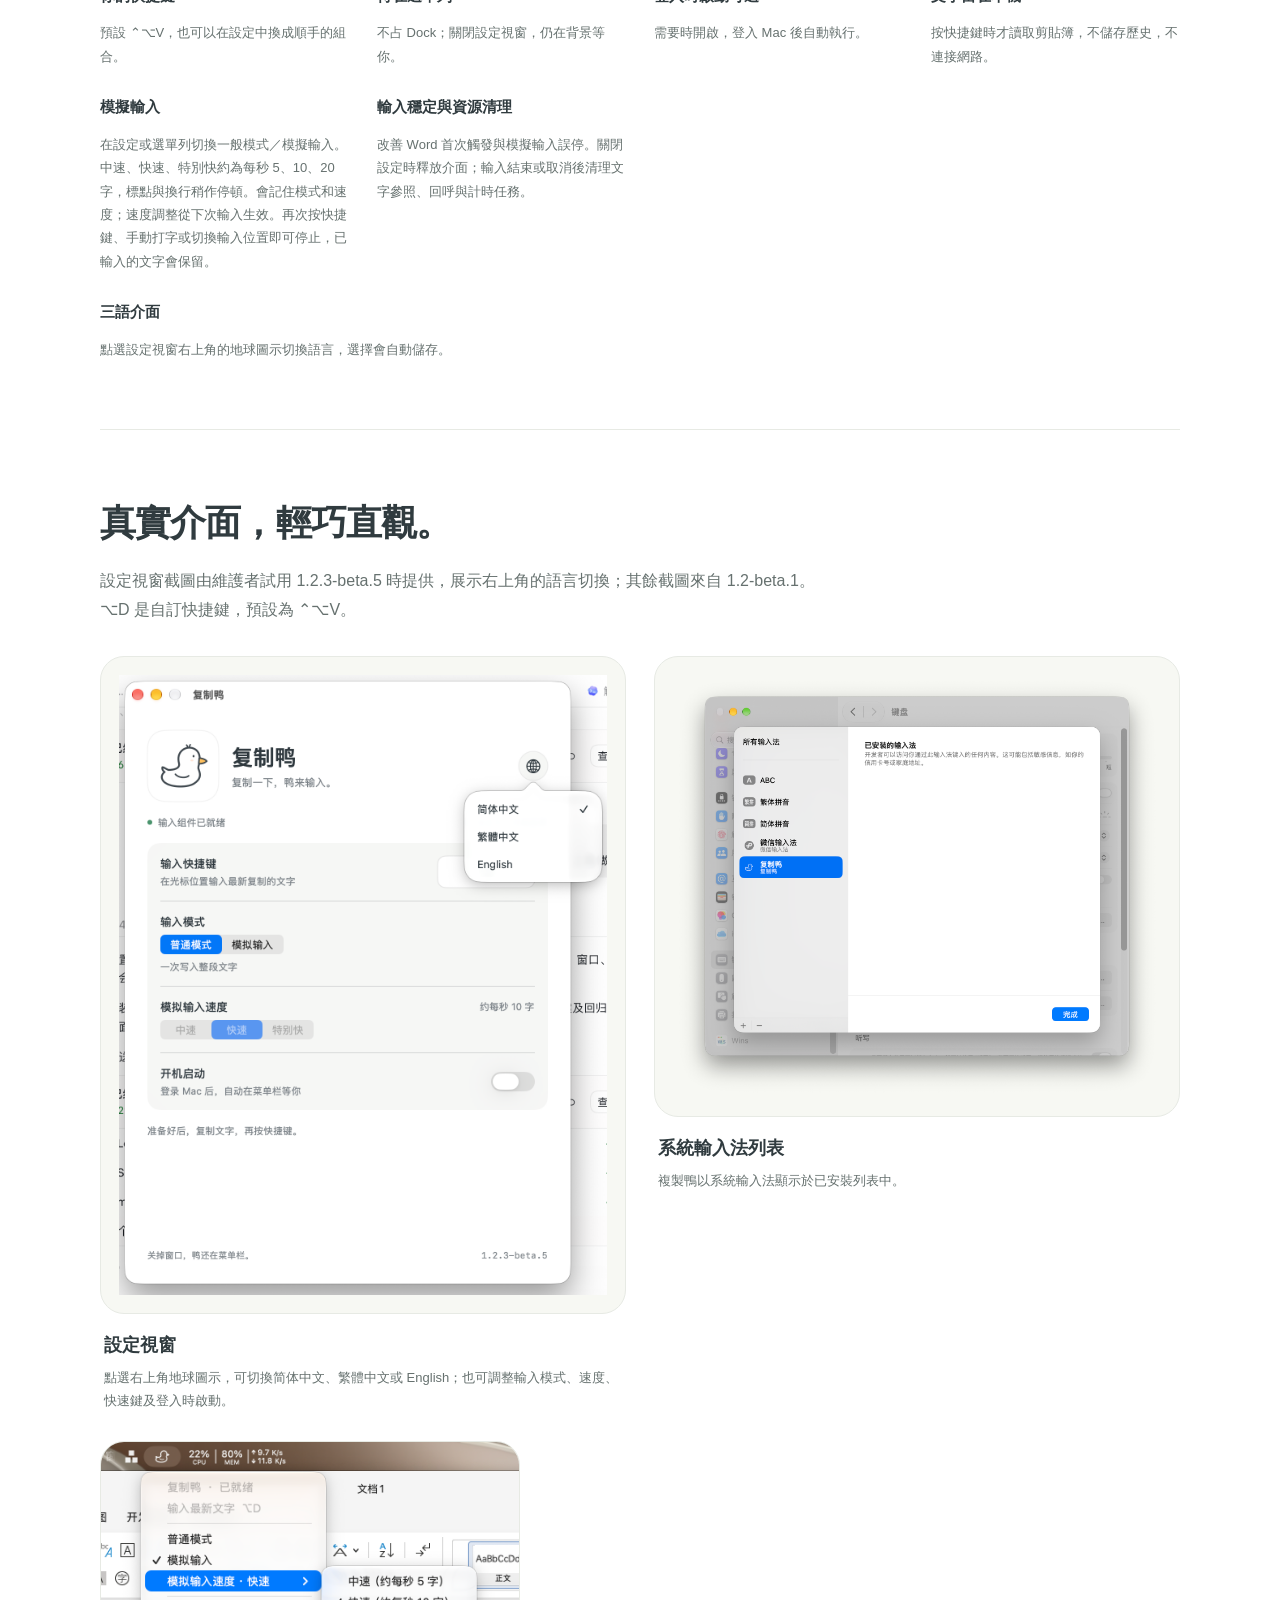
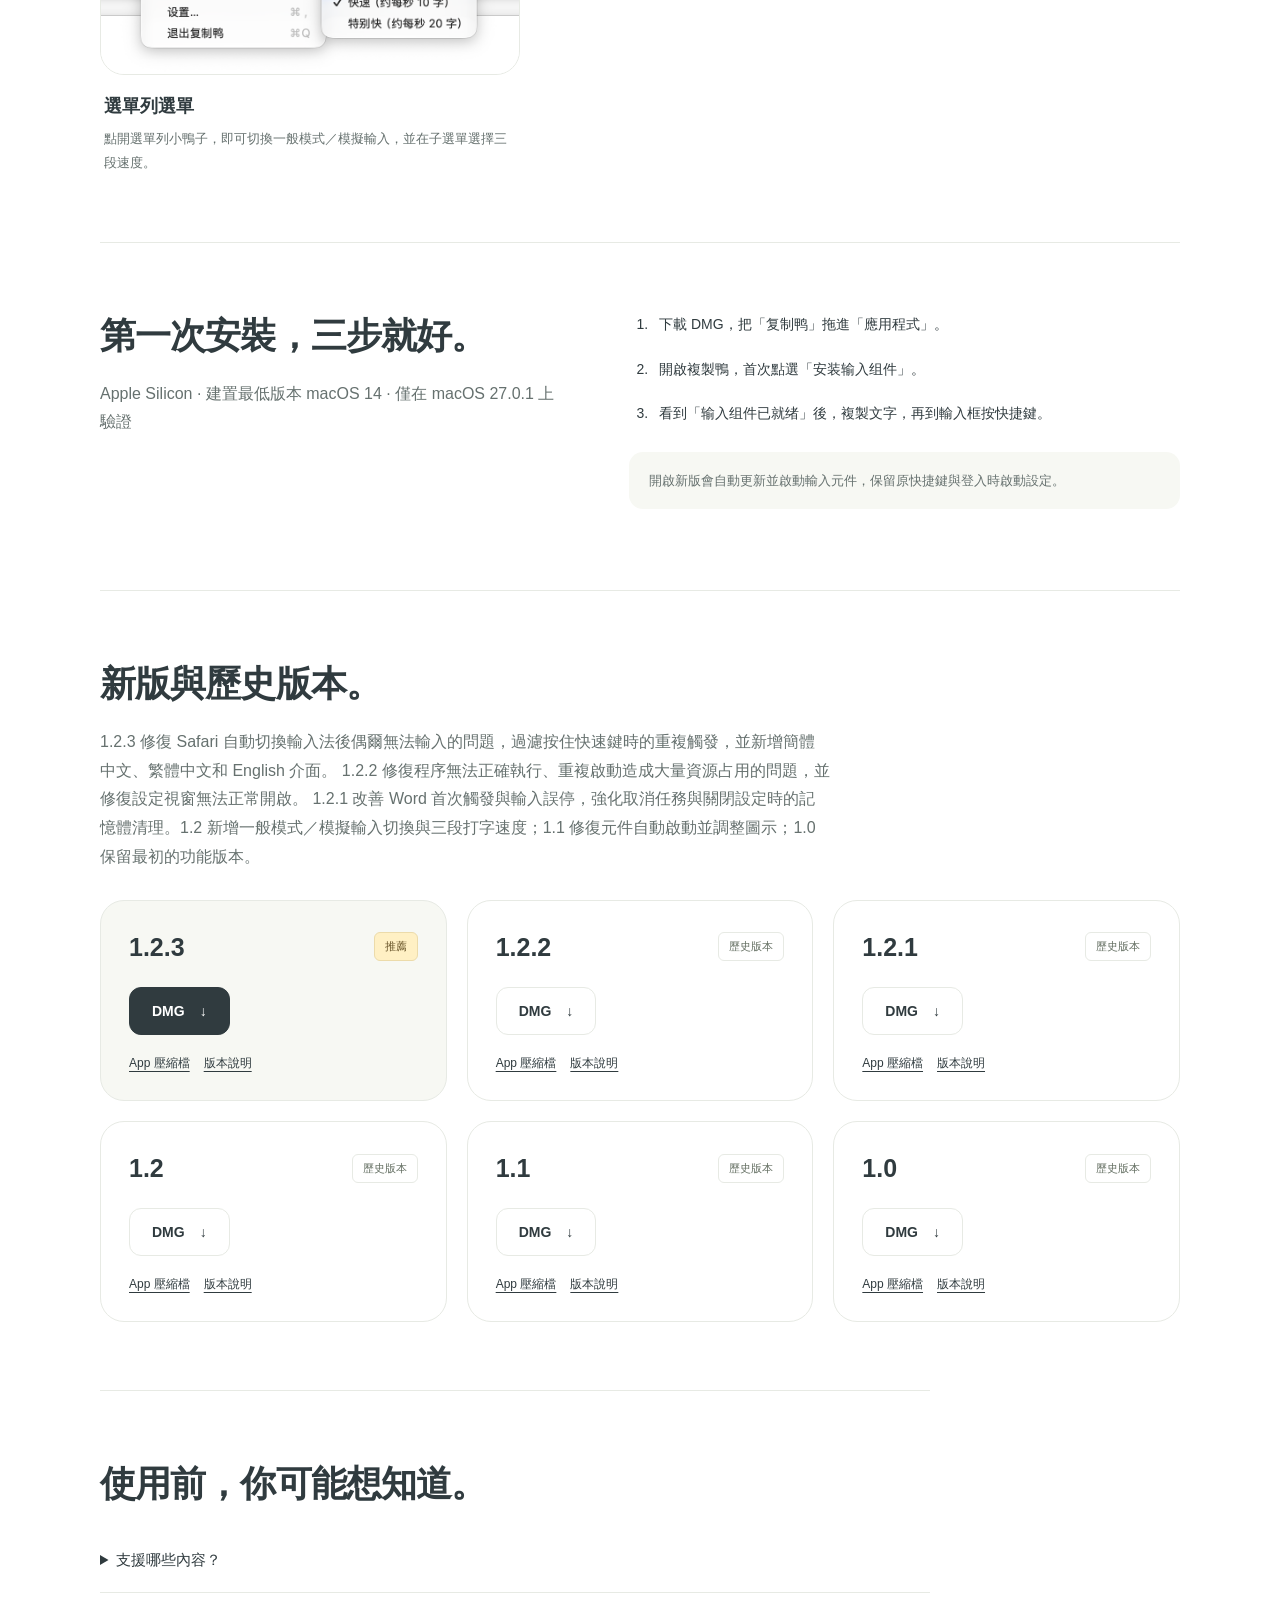
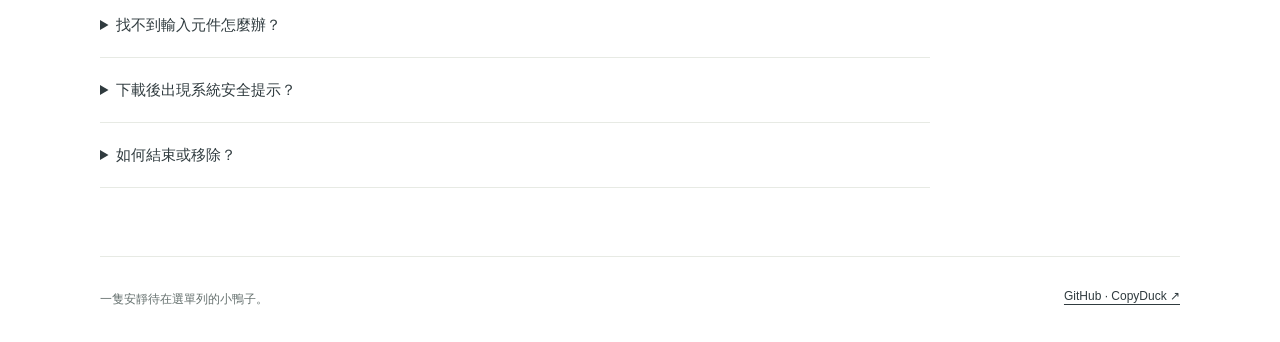
<file: docs/zh-Hant/index.html>
<!DOCTYPE html>
<html lang="zh-Hant">
<head><meta charset="utf-8"><meta name="viewport" content="width=device-width, initial-scale=1.0">
<title>複製鴨 · 複製一下，鴨來輸入。</title><meta name="description" content="🐤 複製鴨（CopyDuck）是一款輕量的 macOS 選單列工具：按下快捷鍵，就能透過系統輸入法，將剪貼簿中的純文字直接輸入目前的輸入框。它適用於部分停用貼上、攔截貼上快捷鍵，但仍支援系統輸入法的網頁和應用程式，減少重複輸入長段文字的麻煩。支援中文、英文、換行和表情，文字處理全程在本機完成，不上傳內容，也不儲存剪貼簿歷史。">
<meta name="theme-color" content="#ffffff"><meta property="og:title" content="複製鴨"><meta property="og:description" content="🐤 複製鴨（CopyDuck）是一款輕量的 macOS 選單列工具：按下快捷鍵，就能透過系統輸入法，將剪貼簿中的純文字直接輸入目前的輸入框。它適用於部分停用貼上、攔截貼上快捷鍵，但仍支援系統輸入法的網頁和應用程式，減少重複輸入長段文字的麻煩。支援中文、英文、換行和表情，文字處理全程在本機完成，不上傳內容，也不儲存剪貼簿歷史。"><meta property="og:image" content="https://yuanruoyu515.github.io/CopyDuck/assets/duck.png">
<link rel="canonical" href="https://yuanruoyu515.github.io/CopyDuck/zh-Hant/index.html"><link rel="alternate" hreflang="zh-Hans" href="https://yuanruoyu515.github.io/CopyDuck/index.html"><link rel="alternate" hreflang="zh-Hant" href="https://yuanruoyu515.github.io/CopyDuck/zh-Hant/index.html"><link rel="alternate" hreflang="en" href="https://yuanruoyu515.github.io/CopyDuck/en/index.html"><link rel="icon" href="../assets/favicon.png"><link rel="stylesheet" href="../style.css"></head>
<body><a class="skip" href="#main">跳至主要內容</a>
<header><div class="top wrap"><a class="brand" href="../zh-Hant/index.html"><img src="../assets/favicon.png" alt="" width="42" height="42">複製鴨</a><nav class="language" aria-label="選擇語言"><a href="../index.html" lang="zh-Hans" hreflang="zh-Hans">简体中文</a><a href="../zh-Hant/index.html" lang="zh-Hant" hreflang="zh-Hant" aria-current="page">繁體中文</a><a href="../en/index.html" lang="en" hreflang="en">English</a></nav></div></header>
<main id="main" class="wrap"><section class="hero"><div><p class="eyebrow">給 Mac 的小鴨子</p><h1>複製一下，<br>鴨來輸入。</h1><p class="lead">💢 輸入框不讓貼上，或是會區分貼上與一般輸入，讓你只能重新手打一遍？</p><p class="lead">🐤 複製鴨（CopyDuck）是一款輕量的 macOS 選單列工具：按下快捷鍵，就能透過系統輸入法，將剪貼簿中的純文字直接輸入目前的輸入框。它適用於部分停用貼上、攔截貼上快捷鍵，但仍支援系統輸入法的網頁和應用程式，減少重複輸入長段文字的麻煩。支援中文、英文、換行和表情，文字處理全程在本機完成，不上傳內容，也不儲存剪貼簿歷史。</p><div class="actions"><a class="button primary" href="https://github.com/yuanruoyu515/CopyDuck/releases/download/v1.2.3/CopyDuck-1.2.3-arm64.dmg">下載 1.2.3 <span aria-hidden="true">↓</span></a><a class="button" href="https://github.com/yuanruoyu515/CopyDuck">檢視原始碼 <span aria-hidden="true">↗</span></a></div><p class="compatibility">Apple Silicon · 建置最低版本 macOS 14 · 僅在 macOS 27.0.1 上驗證</p></div>
<div class="duck-stage"><div class="duck-card"><img src="../assets/duck.png" alt="" width="512" height="512" fetchpriority="high"></div><div class="shortcut"><span>使用示意 · 預設快捷鍵</span><div aria-label="Control Option V"><kbd>⌃</kbd> <kbd>⌥</kbd> <kbd>V</kbd></div></div><p class="example-text">複製文字 → 點選輸入位置 → 按下快捷鍵</p></div></section>
<section class="section"><div class="intro"><h2>💦 靈感來源</h2><p>作者上 AP CSA 課時趕不完作業，偏偏 Albert 又被設定成不能貼上，只好反覆修改輸入法的快捷輸入詞，把文字一點一點塞進去……於是，就有了複製鴨。</p></div></section>
<section class="section"><div class="intro"><h2>像輸入法一樣，把文字寫進去。</h2><p>複製鴨可以加入「簡體中文」輸入法列表。觸發快捷鍵時，它讀取最新剪貼簿、暫時切換輸入來源，依選取的模式一次寫入整段或逐字輸入，再恢復原本的輸入法。輸入途中複製其他文字不會改變本次內容。</p></div><ol class="flow"><li><span class="number">01</span><h3>複製</h3><p>複製一段純文字。</p></li><li><span class="number">02</span><h3>定位</h3><p>點選要輸入文字的位置。</p></li><li><span class="number">03</span><h3>輸入</h3><p>按下快捷鍵，鴨來寫進去。</p></li></ol><div class="features"><article><h3>你的快捷鍵</h3><p>預設 ⌃⌥V，也可以在設定中換成順手的組合。</p></article><article><h3>待在選單列</h3><p>不占 Dock；關閉設定視窗，仍在背景等你。</p></article><article><h3>登入時啟動可選</h3><p>需要時開啟，登入 Mac 後自動執行。</p></article><article><h3>文字留在本機</h3><p>按快捷鍵時才讀取剪貼簿，不儲存歷史，不連接網路。</p></article><article><h3>模擬輸入</h3><p>在設定或選單列切換一般模式／模擬輸入。中速、快速、特別快約為每秒 5、10、20 字，標點與換行稍作停頓。會記住模式和速度；速度調整從下次輸入生效。再次按快捷鍵、手動打字或切換輸入位置即可停止，已輸入的文字會保留。</p></article><article><h3>輸入穩定與資源清理</h3><p>改善 Word 首次觸發與模擬輸入誤停。關閉設定時釋放介面；輸入結束或取消後清理文字參照、回呼與計時任務。</p></article><article><h3>三語介面</h3><p>點選設定視窗右上角的地球圖示切換語言，選擇會自動儲存。</p></article></div></section>
<section class="section screenshots"><h2>真實介面，輕巧直觀。</h2><p class="intro">設定視窗截圖由維護者試用 1.2.3-beta.5 時提供，展示右上角的語言切換；其餘截圖來自 1.2-beta.1。⌥D 是自訂快捷鍵，預設為 ⌃⌥V。</p><div class="screenshot-grid"><figure class="screenshot"><a href="../assets/settings.png"><img src="../assets/settings.png" alt="設定視窗" width="1204" height="1528" loading="lazy"></a><figcaption><h3>設定視窗</h3><p>點選右上角地球圖示，可切換简体中文、繁體中文或 English；也可調整輸入模式、速度、快速鍵及登入時啟動。</p></figcaption></figure><figure class="screenshot"><a href="../assets/input-sources.png"><img src="../assets/input-sources.png" alt="系統輸入法列表" width="1704" height="1474" loading="lazy"></a><figcaption><h3>系統輸入法列表</h3><p>複製鴨以系統輸入法顯示於已安裝列表中。</p></figcaption></figure><figure class="screenshot"><a href="../assets/menu-bar.png"><img src="../assets/menu-bar.png" alt="選單列選單" width="948" height="528" loading="lazy"></a><figcaption><h3>選單列選單</h3><p>點開選單列小鴨子，即可切換一般模式／模擬輸入，並在子選單選擇三段速度。</p></figcaption></figure></div></section>
<section class="section install"><div><h2>第一次安裝，三步就好。</h2><p>Apple Silicon · 建置最低版本 macOS 14 · 僅在 macOS 27.0.1 上驗證</p></div><div><ol><li>下載 DMG，把「复制鸭」拖進「應用程式」。</li><li>開啟複製鴨，首次點選「安装输入组件」。</li><li>看到「输入组件已就绪」後，複製文字，再到輸入框按快捷鍵。</li></ol><p class="install-note">開啟新版會自動更新並啟動輸入元件，保留原快捷鍵與登入時啟動設定。</p></div></section>
<section class="section" id="downloads"><h2>新版與歷史版本。</h2><p class="intro">1.2.3 修復 Safari 自動切換輸入法後偶爾無法輸入的問題，過濾按住快速鍵時的重複觸發，並新增簡體中文、繁體中文和 English 介面。 1.2.2 修復程序無法正確執行、重複啟動造成大量資源占用的問題，並修復設定視窗無法正常開啟。 1.2.1 改善 Word 首次觸發與輸入誤停，強化取消任務與關閉設定時的記憶體清理。1.2 新增一般模式／模擬輸入切換與三段打字速度；1.1 修復元件自動啟動並調整圖示；1.0 保留最初的功能版本。</p><div class="releases"><article class="release current">
      <header><h3>1.2.3</h3><span class="badge">推薦</span></header>
      <a class="button primary" href="https://github.com/yuanruoyu515/CopyDuck/releases/download/v1.2.3/CopyDuck-1.2.3-arm64.dmg">DMG <span aria-hidden="true">↓</span></a>
      <div class="release-links"><a href="https://github.com/yuanruoyu515/CopyDuck/releases/download/v1.2.3/CopyDuck-1.2.3-arm64.app.zip">App 壓縮檔</a><a href="https://github.com/yuanruoyu515/CopyDuck/releases/tag/v1.2.3">版本說明</a></div>
    </article><article class="release">
      <header><h3>1.2.2</h3><span class="badge">歷史版本</span></header>
      <a class="button" href="https://github.com/yuanruoyu515/CopyDuck/releases/download/v1.2.2/CopyDuck-1.2.2-arm64.dmg">DMG <span aria-hidden="true">↓</span></a>
      <div class="release-links"><a href="https://github.com/yuanruoyu515/CopyDuck/releases/download/v1.2.2/CopyDuck-1.2.2-arm64.app.zip">App 壓縮檔</a><a href="https://github.com/yuanruoyu515/CopyDuck/releases/tag/v1.2.2">版本說明</a></div>
    </article><article class="release">
      <header><h3>1.2.1</h3><span class="badge">歷史版本</span></header>
      <a class="button" href="https://github.com/yuanruoyu515/CopyDuck/releases/download/v1.2.1/CopyDuck-1.2.1-arm64.dmg">DMG <span aria-hidden="true">↓</span></a>
      <div class="release-links"><a href="https://github.com/yuanruoyu515/CopyDuck/releases/download/v1.2.1/CopyDuck-1.2.1-arm64.app.zip">App 壓縮檔</a><a href="https://github.com/yuanruoyu515/CopyDuck/releases/tag/v1.2.1">版本說明</a></div>
    </article><article class="release">
      <header><h3>1.2</h3><span class="badge">歷史版本</span></header>
      <a class="button" href="https://github.com/yuanruoyu515/CopyDuck/releases/download/v1.2/CopyDuck-1.2-arm64.dmg">DMG <span aria-hidden="true">↓</span></a>
      <div class="release-links"><a href="https://github.com/yuanruoyu515/CopyDuck/releases/download/v1.2/CopyDuck-1.2-arm64.app.zip">App 壓縮檔</a><a href="https://github.com/yuanruoyu515/CopyDuck/releases/tag/v1.2">版本說明</a></div>
    </article><article class="release">
      <header><h3>1.1</h3><span class="badge">歷史版本</span></header>
      <a class="button" href="https://github.com/yuanruoyu515/CopyDuck/releases/download/v1.1/CopyDuck-1.1-arm64.dmg">DMG <span aria-hidden="true">↓</span></a>
      <div class="release-links"><a href="https://github.com/yuanruoyu515/CopyDuck/releases/download/v1.1/CopyDuck-1.1-arm64.app.zip">App 壓縮檔</a><a href="https://github.com/yuanruoyu515/CopyDuck/releases/tag/v1.1">版本說明</a></div>
    </article><article class="release">
      <header><h3>1.0</h3><span class="badge">歷史版本</span></header>
      <a class="button" href="https://github.com/yuanruoyu515/CopyDuck/releases/download/v1.0/CopyDuck-1.0-arm64.dmg">DMG <span aria-hidden="true">↓</span></a>
      <div class="release-links"><a href="https://github.com/yuanruoyu515/CopyDuck/releases/download/v1.0/CopyDuck-1.0-arm64.app.zip">App 壓縮檔</a><a href="https://github.com/yuanruoyu515/CopyDuck/releases/tag/v1.0">版本說明</a></div>
    </article></div></section>
<section class="section faq"><h2>使用前，你可能想知道。</h2><details><summary>支援哪些內容？</summary><p>支援純文字，包括中文、英文、換行和表情；不支援圖片、檔案或富文字格式。目標輸入框須支援系統輸入法，部分安全輸入框或自訂控制項可能限制輸入。</p></details><details><summary>找不到輸入元件怎麼辦？</summary><p>在系統設定 → 鍵盤 → 文字輸入 → 編輯 → ＋ → 簡體中文中加入「复制鸭」，再重新開啟應用程式。個別首次安裝需要登出並重新登入。</p></details><details><summary>下載後出現系統安全提示？</summary><p>目前提供本機簽署版本，尚未使用 Developer ID 簽署或 Apple 公證。在其他 Mac 上開啟時，系統可能要求在「隱私權與安全性」中確認。</p></details><details><summary>如何結束或移除？</summary><p>從選單列選擇「退出复制鸭」。移除前關閉登入時啟動，在系統鍵盤設定移除輸入法，再移走應用程式與 ~/Library/Input Methods/复制鸭.app。</p></details></section></main>
<footer class="foot wrap"><p>一隻安靜待在選單列的小鴨子。</p><a href="https://github.com/yuanruoyu515/CopyDuck">GitHub · CopyDuck <span aria-hidden="true">↗</span></a></footer></body></html>
</file>
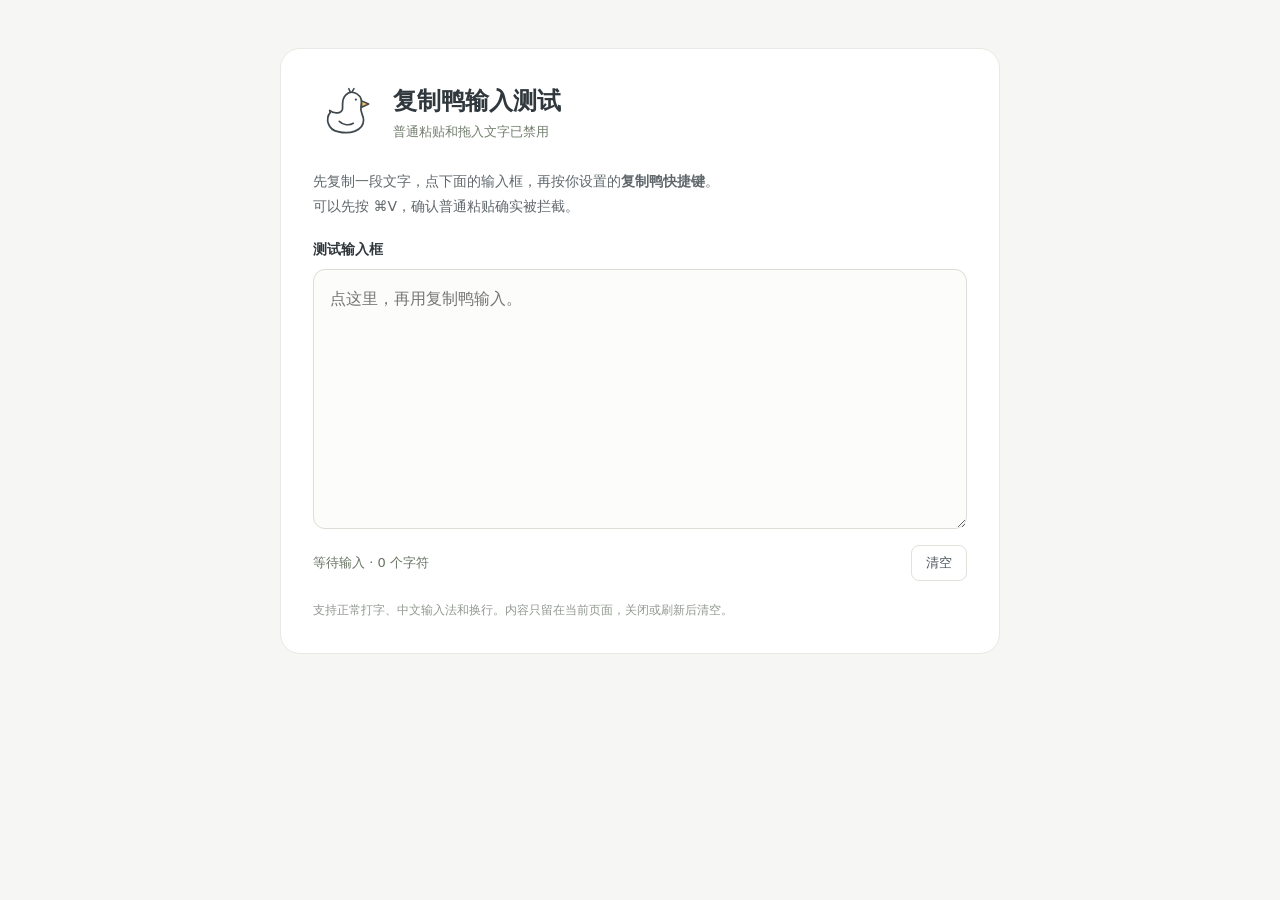
<file: Tests/no-paste.html>
<!doctype html>
<html lang="zh-CN">
<head>
  <meta charset="utf-8">
  <meta name="viewport" content="width=device-width, initial-scale=1">
  <title>复制鸭 · 禁止粘贴测试</title>
  <style>
    :root { color-scheme: light; font-family: system-ui, -apple-system, sans-serif; color: #30383d; background: #f6f7f5; }
    * { box-sizing: border-box; }
    body { margin: 0; padding: 48px 20px; }
    main { max-width: 720px; margin: auto; padding: 32px; background: white; border: 1px solid #e7eae4; border-radius: 20px; }
    header { display: flex; gap: 16px; align-items: center; margin-bottom: 24px; }
    svg { width: 64px; height: 64px; flex-shrink: 0; }
    h1 { margin: 0 0 6px; font-size: 24px; }
    header p { margin: 0; color: #74806f; font-size: 13px; }
    .instructions { font-size: 14px; line-height: 1.8; color: #60686c; }
    label { display: block; margin: 22px 0 10px; font-size: 14px; font-weight: 600; }
    textarea { display: block; width: 100%; min-height: 260px; padding: 16px; border: 1px solid #d9dfd6; border-radius: 12px; resize: vertical; background: #fcfdfb; color: #30383d; font: inherit; line-height: 1.6; }
    textarea:focus-visible, button:focus-visible { outline: 3px solid #90ad80; outline-offset: 3px; }
    .footer { display: flex; flex-wrap: wrap; align-items: center; gap: 12px; margin-top: 16px; }
    #status { margin: 0; flex: 1; font-size: 13px; min-width: 160px; color: #667361; }
    #status[data-blocked="true"] { color: #aa5837; }
    button { padding: 8px 14px; border: 1px solid #dfe3db; border-radius: 8px; background: white; color: #4c565b; font: inherit; font-size: 13px; cursor: pointer; }
    button:hover { background: #f5f7f2; }
    .note { margin: 20px 0 0; color: #929991; font-size: 12px; line-height: 1.6; }
    @media (max-width: 480px) { body { padding: 20px 12px; } main { padding: 22px; } h1 { font-size: 21px; } }
  </style>
</head>
<body>
  <main>
    <header>
      <svg viewBox="0 0 100 100" fill="none" aria-hidden="true">
        <path d="M27 49C19 59 23 76 39 79C57 84 79 78 79 61C79 53 73 49 75 40C80 21 61 12 51 22C44 29 47 37 46 44C44 51 33 52 26 46Z" fill="#fff" stroke="#3e484d" stroke-width="2.7" stroke-linejoin="round"/>
        <path d="M76 31L87 36L76 41Z" fill="#ffc266" stroke="#3e484d" stroke-width="2.3" stroke-linejoin="round"/>
        <circle cx="67" cy="29" r="1.7" fill="#3e484d"/>
        <path d="M41 63C47 69 57 70 63 66M58 17L56 12M61 17L64 12" stroke="#3e484d" stroke-width="2.5" stroke-linecap="round"/>
      </svg>
      <div><h1>复制鸭输入测试</h1><p>普通粘贴和拖入文字已禁用</p></div>
    </header>
    <p class="instructions" id="instructions">先复制一段文字，点下面的输入框，再按你设置的<strong>复制鸭快捷键</strong>。<br>可以先按 ⌘V，确认普通粘贴确实被拦截。</p>
    <label for="test-input">测试输入框</label>
    <textarea id="test-input" placeholder="点这里，再用复制鸭输入。" aria-describedby="instructions" autocomplete="off" autocapitalize="off" spellcheck="false"></textarea>
    <div class="footer">
      <p id="status" role="status" aria-live="polite">等待输入 · 0 个字符</p>
      <button id="clear" type="button">清空</button>
    </div>
    <p class="note">支持正常打字、中文输入法和换行。内容只留在当前页面，关闭或刷新后清空。</p>
  </main>
  <script>
    'use strict';
    const field = document.getElementById('test-input');
    const status = document.getElementById('status');
    const count = () => Array.from(field.value).length;
    const blockedTypes = new Set(['insertFromPaste', 'insertFromPasteAsQuotation', 'insertFromDrop']);

    function block(event, message) {
      event.preventDefault();
      status.dataset.blocked = 'true';
      status.textContent = `${message} · 当前 ${count()} 个字符`;
    }

    // Cancel the clipboard/drop actions, while leaving IME composition and insertText intact.
    document.addEventListener('paste', event => block(event, '普通粘贴已拦截，请使用复制鸭快捷键'), true);
    field.addEventListener('dragover', event => event.preventDefault());
    document.addEventListener('drop', event => block(event, '拖入文字已拦截'), true);
    field.addEventListener('beforeinput', event => {
      if (blockedTypes.has(event.inputType) && event.cancelable) {
        block(event, '普通粘贴或拖入文字已拦截');
      }
    });
    field.addEventListener('input', () => {
      status.dataset.blocked = 'false';
      status.textContent = `已输入 ${count()} 个字符`;
    });
    document.getElementById('clear').addEventListener('click', () => {
      field.value = '';
      status.dataset.blocked = 'false';
      status.textContent = '已清空 · 0 个字符';
      field.focus();
    });
  </script>
</body>
</html>
</file>
<file: docs/style.css>
:root{color-scheme:light;--ink:#303b3f;--muted:#66716f;--paper:#fff;--line:#e7eae4;--soft:#f7f8f3;--accent:#f5c45b;--radius:24px;font-family:-apple-system,BlinkMacSystemFont,"Segoe UI",sans-serif;color:var(--ink);background:var(--paper)}
*{box-sizing:border-box}html{scroll-behavior:smooth}body{margin:0}a{color:inherit}img{display:block;max-width:100%;height:auto}button,a{-webkit-tap-highlight-color:transparent}a:focus-visible,summary:focus-visible{outline:3px solid #66501b;outline-offset:6px}p{line-height:1.8}h1,h2,h3,p{margin-top:0}h1{font-size:clamp(42px,5.5vw,68px);line-height:1.16;letter-spacing:-.045em;margin-bottom:26px}h2{font-size:clamp(26px,3vw,36px);line-height:1.4;letter-spacing:-.025em;margin-bottom:18px}h3{font-size:18px;font-weight:600;line-height:1.45}p{color:var(--muted)}.wrap{width:min(1080px,calc(100% - 48px));margin-inline:auto}.skip{position:absolute;top:-70px;left:20px;padding:12px;background:var(--ink);color:white;z-index:10}.skip:focus{top:10px}header{border-bottom:1px solid var(--line)}.top{min-height:92px;display:flex;justify-content:space-between;align-items:center;gap:20px}.brand{display:flex;gap:9px;align-items:center;text-decoration:none;font-weight:650;font-size:19px}.brand img{width:42px;height:42px}.language{display:flex;flex-wrap:wrap;gap:6px;font-size:13px}.language a{text-decoration:none;padding:9px 12px;border-radius:8px}.language a[aria-current=page]{background:var(--soft);font-weight:600}.language a:hover{background:var(--soft)}.hero{display:grid;grid-template-columns:1.2fr 1fr;gap:72px;align-items:center;min-height:610px;padding-block:82px}.eyebrow{font-size:13px;letter-spacing:.07em;margin-bottom:22px;display:flex;align-items:center;gap:9px}.eyebrow::before{content:"";width:7px;height:7px;background:#719879;border-radius:50%}.lead{font-size:17px;max-width:490px;margin-bottom:30px}.actions{display:flex;gap:12px;flex-wrap:wrap;align-items:center}.button{display:inline-flex;align-items:center;justify-content:center;gap:15px;padding:14px 22px;border:1px solid var(--line);border-radius:12px;text-decoration:none;font-size:14px;font-weight:600;min-height:48px}.button.primary{background:var(--ink);color:white;border-color:var(--ink)}.button:hover{filter:brightness(.95)}.compatibility{font-size:11px;margin-top:18px;line-height:1.7}.duck-stage{position:relative;display:flex;flex-direction:column;align-items:center;gap:22px}.duck-card{width:280px;border:1px solid var(--line);border-radius:58px;background:white;box-shadow:0 24px 60px #303b3f0c}.duck-card img{border-radius:58px}.shortcut{padding:13px 20px;background:var(--soft);border:1px solid var(--line);border-radius:15px;display:flex;align-items:center;gap:18px}.shortcut span{font-size:12px;color:var(--muted)}kbd{display:inline-block;font-family:inherit;background:white;border:1px solid #dadfd4;border-radius:7px;padding:6px 9px;min-width:33px;text-align:center;font-size:17px;box-shadow:0 2px 0 #e6e8e2}.section{padding-block:68px;border-top:1px solid var(--line)}.intro{max-width:730px}.flow{margin:32px 0 0;padding:0;list-style:none;display:grid;grid-template-columns:repeat(3,1fr);gap:24px}.flow li{padding-top:22px;border-top:1px solid var(--line)}.number{font-family:ui-monospace,monospace;color:#848e86;font-size:12px;display:block;margin-bottom:13px}.flow p{font-size:14px;margin-bottom:0}.features{display:grid;grid-template-columns:repeat(4,1fr);gap:28px;margin-top:44px}.features h3{font-size:15px}.features p{font-size:13px;margin-bottom:0}.install{display:grid;grid-template-columns:1fr 1.2fr;gap:70px}.install ol{padding-left:23px;margin:0;line-height:1.9}.install li{padding-left:7px;margin-bottom:18px;font-size:14px}.install-note{font-size:13px;margin-top:25px;background:var(--soft);padding:17px 20px;border-radius:14px}.releases{display:grid;grid-template-columns:repeat(3,minmax(0,1fr));gap:20px;margin-top:28px}.release{border:1px solid var(--line);padding:28px;border-radius:var(--radius)}.release.current{background:var(--soft)}.release header{display:flex;justify-content:space-between;align-items:center;border:0;margin-bottom:22px}.release h3{font-size:25px;margin:0}.badge{font-size:11px;padding:6px 10px;border-radius:6px;background:white;border:1px solid var(--line);color:#646f62}.release.current .badge{background:#fff0c4;border-color:#ecdbaa;color:#655126}.release-links{display:flex;gap:14px;margin-top:20px;font-size:12px}.release-links a{text-underline-offset:4px}.faq{max-width:830px}.faq details{border-bottom:1px solid var(--line);padding-block:20px}.faq summary{cursor:pointer;font-size:15px;font-weight:550;line-height:1.6}.faq details p{font-size:14px;margin:17px 0 0}.foot{border-top:1px solid var(--line);padding-block:32px;display:flex;justify-content:space-between;gap:20px;font-size:12px}.foot p{margin:0}.foot a{text-underline-offset:4px}.example-text{font-size:13px;margin:0;color:var(--muted)}
@media(max-width:760px){.wrap{width:calc(100% - 36px)}.top{min-height:92px;align-items:flex-start;padding-block:20px;gap:12px;flex-wrap:wrap}.language{gap:1px}.language a{padding:8px}.hero{grid-template-columns:1fr;gap:48px;min-height:0;padding-block:64px;align-items:start}.lead{font-size:16px}.duck-stage{padding-bottom:15px}.duck-card{width:220px;border-radius:42px}.duck-card img{border-radius:42px}.section{padding-block:46px}.flow{gap:16px}.flow h3{font-size:16px}.flow p{font-size:12px}.features{grid-template-columns:1fr 1fr;gap:28px 24px}.install{grid-template-columns:1fr;gap:16px}.releases{grid-template-columns:1fr}.release{padding:24px}.foot{flex-wrap:wrap}.compatibility{font-size:11px}}
@media(prefers-reduced-motion:reduce){html{scroll-behavior:auto}}
.screenshot-grid{display:grid;grid-template-columns:1fr 1fr;gap:28px;margin-top:32px;align-items:start}.screenshot{margin:0;min-width:0}.screenshot a{display:flex;align-items:center;justify-content:center;background:var(--soft);border:1px solid var(--line);border-radius:var(--radius);padding:18px;overflow:hidden}.screenshot img{width:100%;height:auto}.screenshot figcaption{padding:18px 4px 0}.screenshot h3{margin-bottom:8px}.screenshot p{font-size:13px;margin-bottom:0}.screenshot:last-child{max-width:420px}.screenshot:last-child a{padding:0}.screenshot a:hover{border-color:#c9d2c5}@media(max-width:760px){.screenshot-grid{grid-template-columns:1fr;gap:24px}.screenshot:last-child{max-width:100%}.screenshot a{padding:12px}}

.features article:last-child{grid-column:1/-1;max-width:730px}

/* Keep the compatibility notice visible before the download call to action. */
</file>
